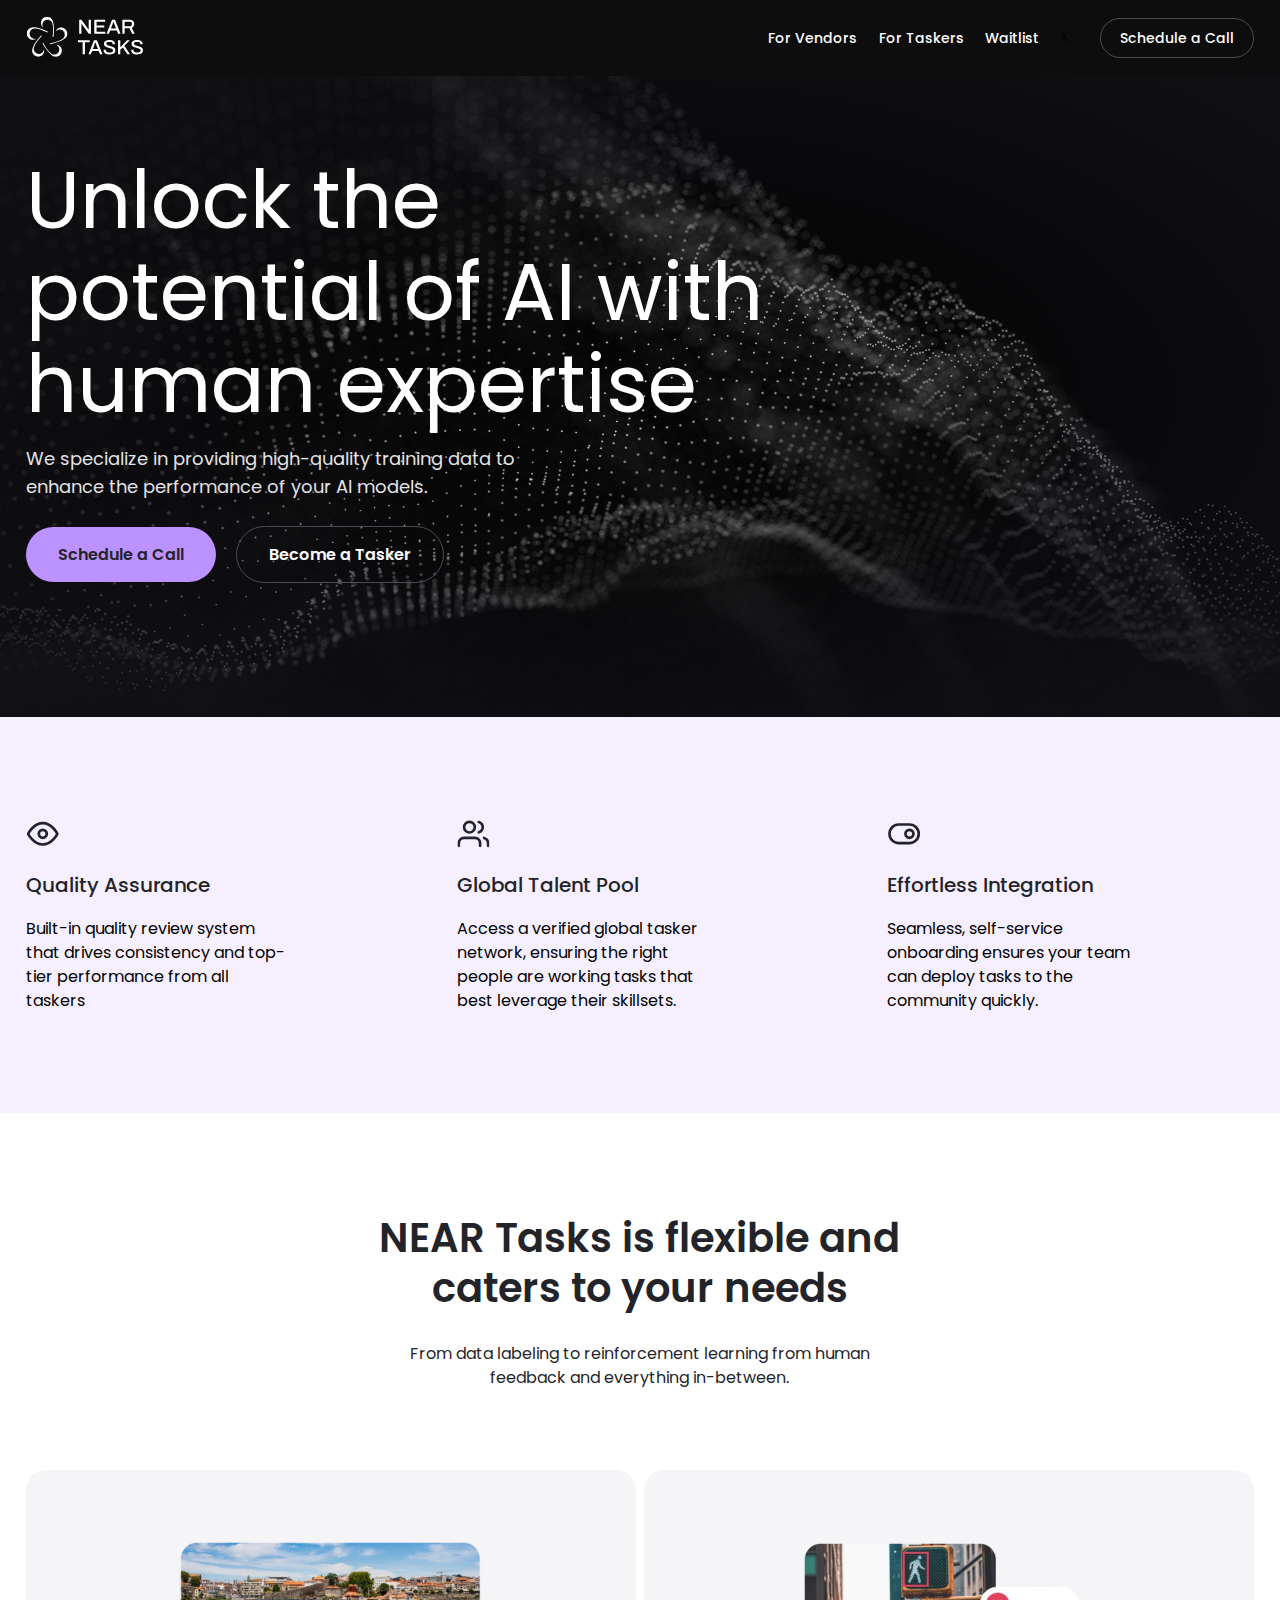
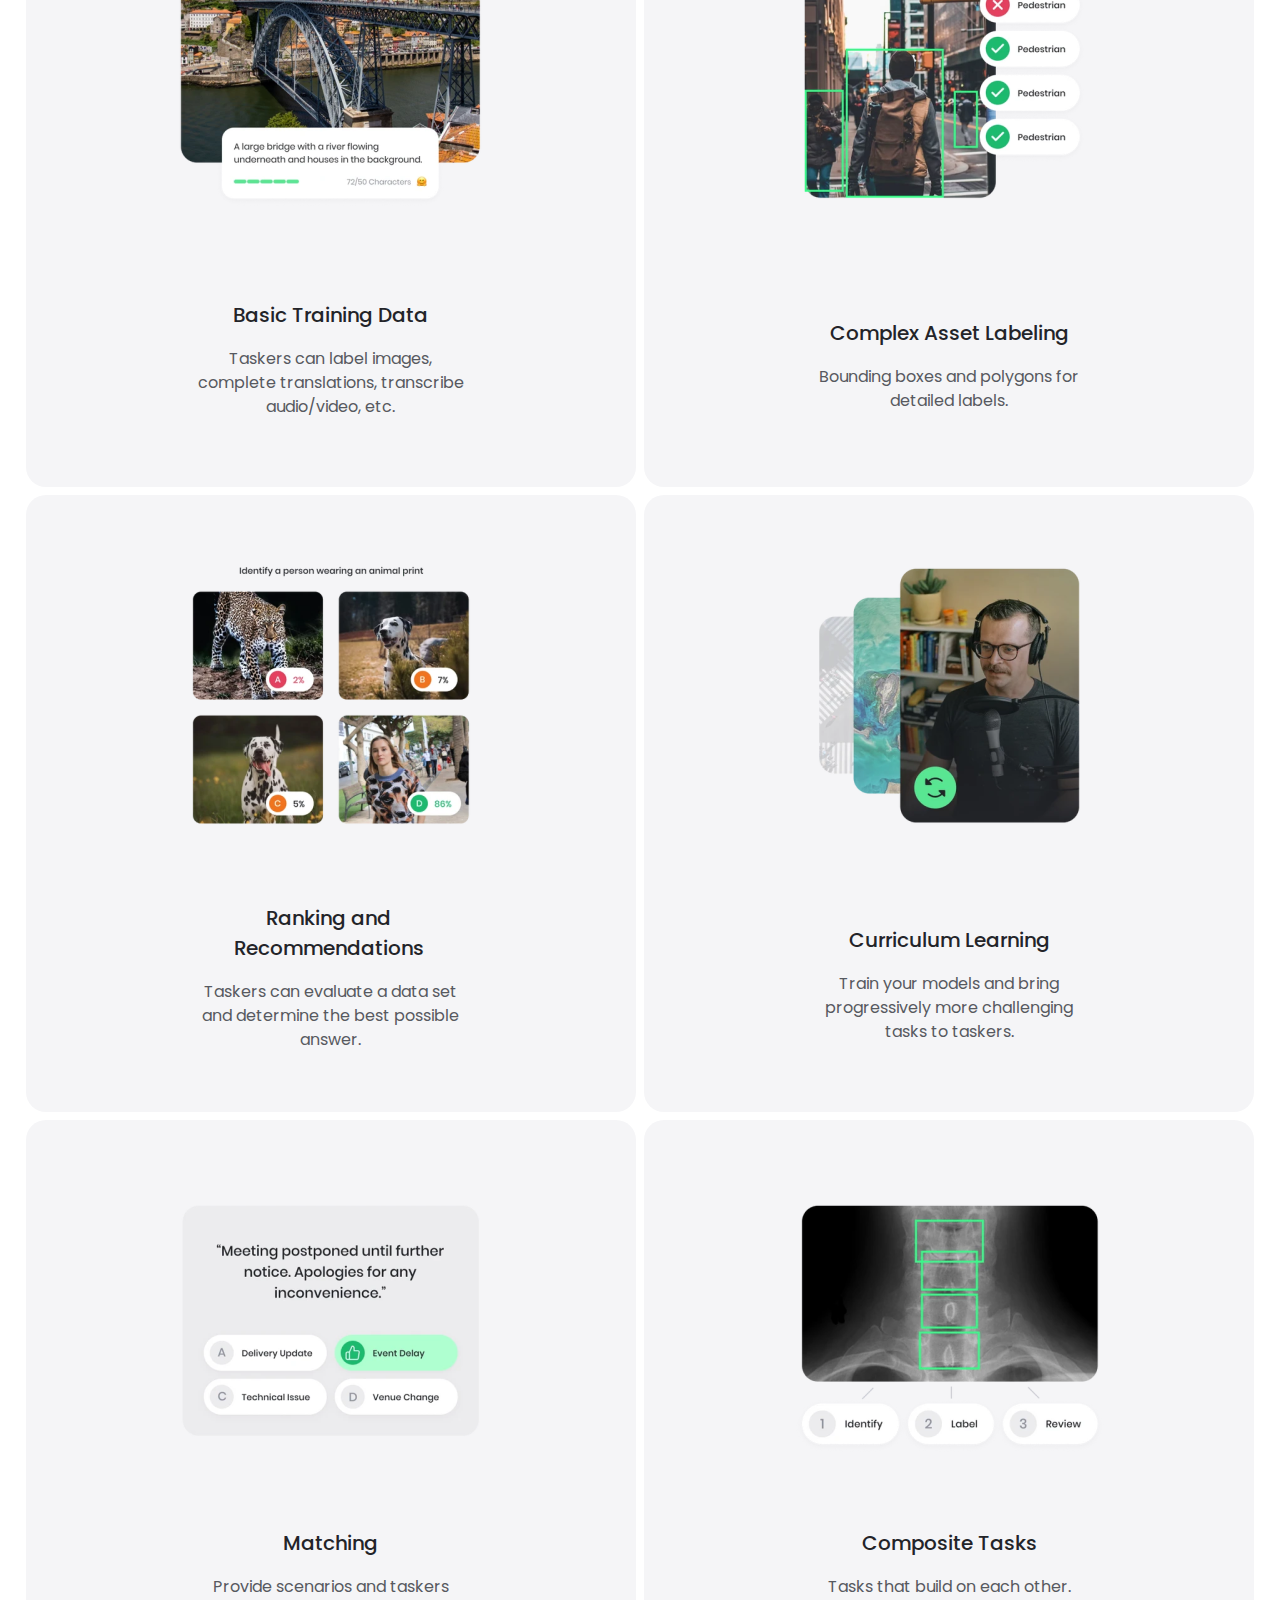
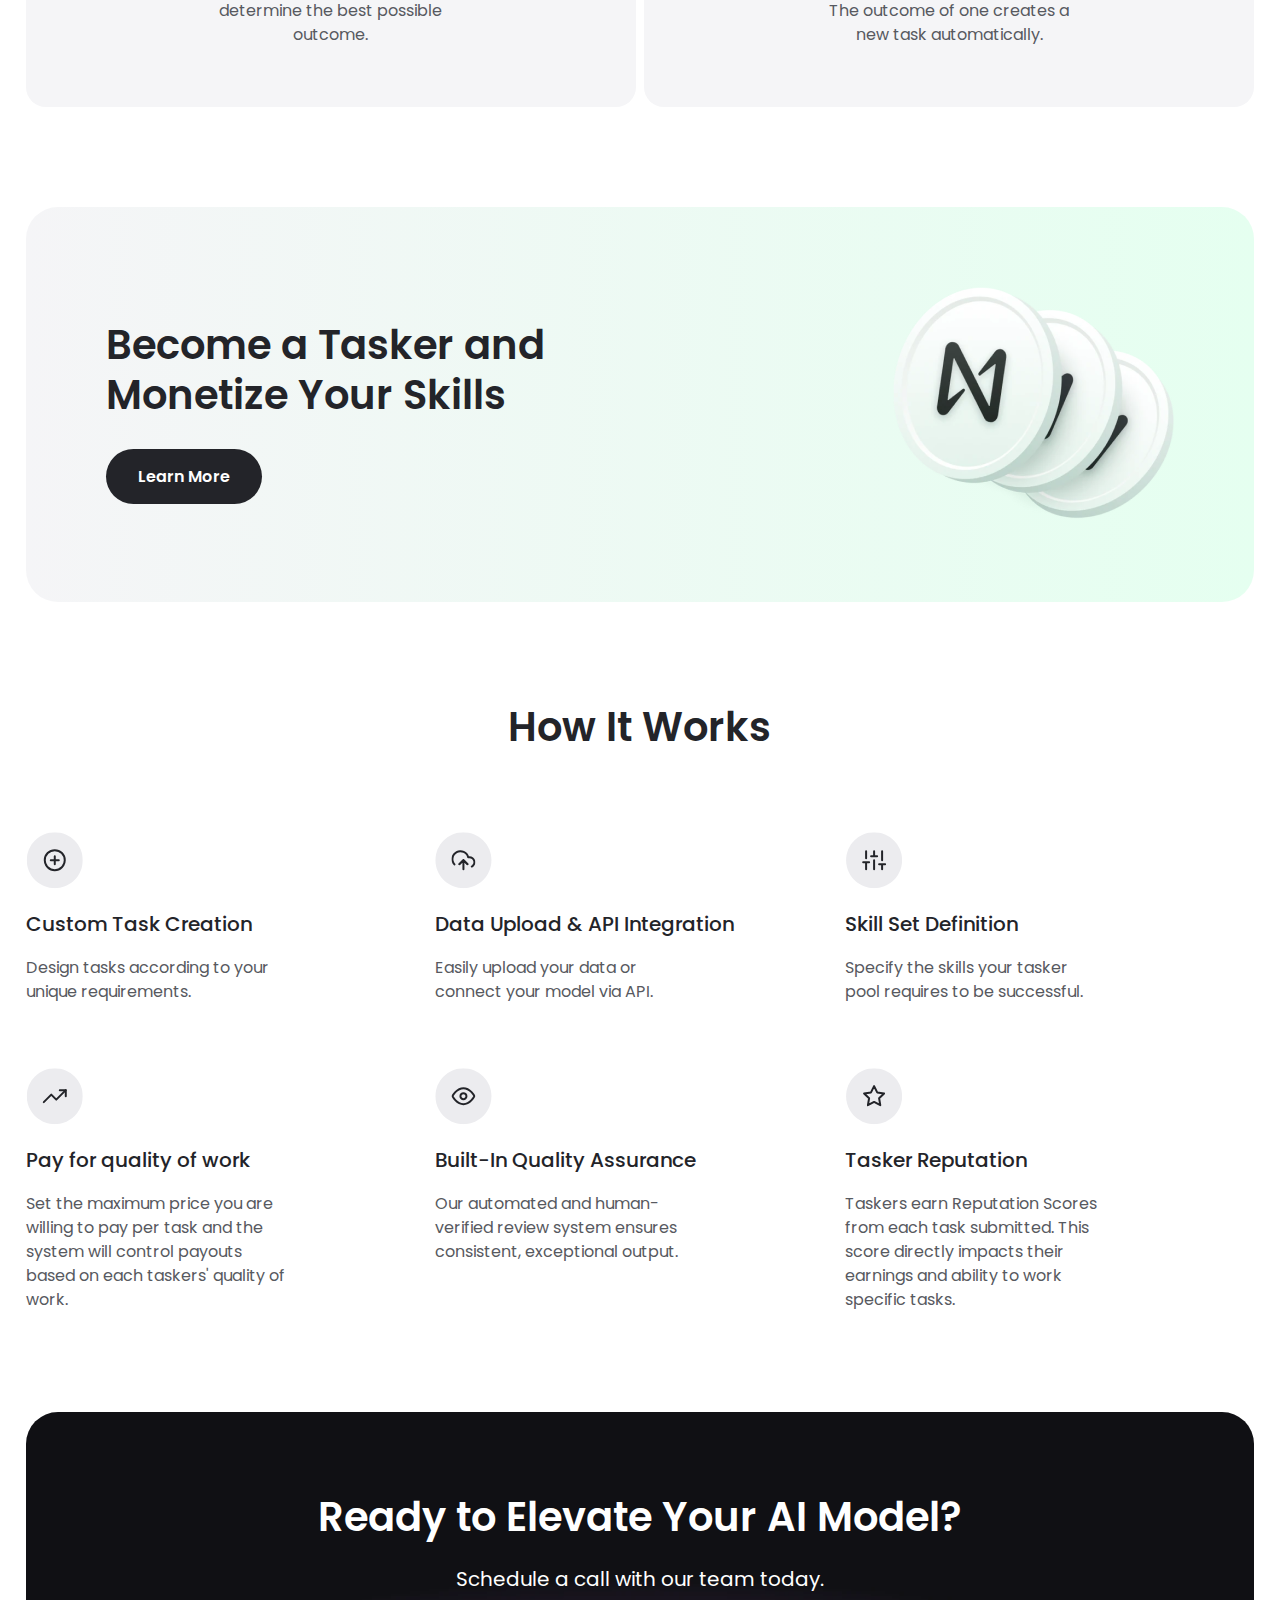
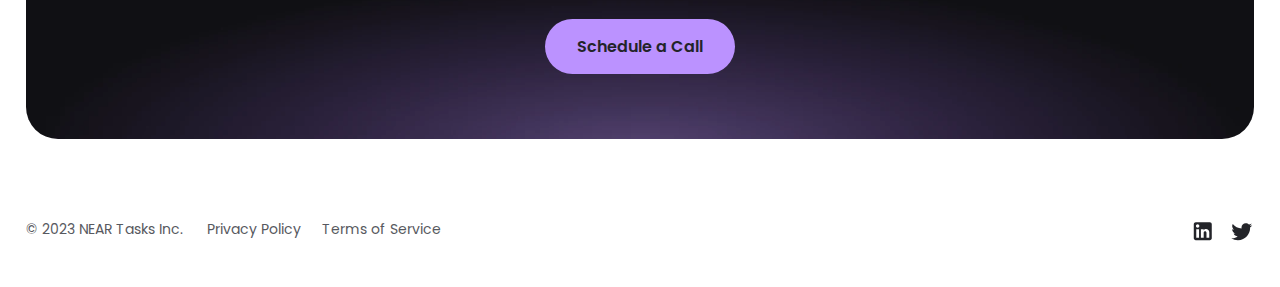
<file: final 2/index.html>
<!DOCTYPE html>
<html lang="en">
<head>
    <meta charset="UTF-8">
    <meta name="viewport" content="width=device-width, initial-scale=1.0">
    <title>Near</title>
    <link rel="preconnect" href="https://fonts.googleapis.com">
    <link rel="preconnect" href="https://fonts.gstatic.com" crossorigin>
    <link href="https://fonts.googleapis.com/css2?family=Inter&family=Manrope:wght@400;500&family=Poppins:wght@400;500;600&display=swap" rel="stylesheet">
    <link rel="stylesheet" href="scss/main.css">
</head>
<body>

    <div class="wrapper">

        <section class="head-container">

            <div class="background">
                <header class="center">
                    <div class="logo">
                        <a href="../final 2/index.html"><img src="images/logo.svg" alt="logo"></a>
                    </div>
                    <nav class="menu">
                        <ul>
                            <li><a href="../final 2/index.html">For Vendors</a></li>
                            <li><a href="../final 3/index.html">For Taskers</a></li>
                            <li><a href="../final 4/index.html">Waitlist</a></li>
                            <li class="close" id="close-btn">x</li>
                        </ul>
                        <div class="call-btn" id="cart-btn">
                            <a href="#">Schedule a Call</a>
                        </div>

                        <div class="cart-info" id="cart-box">
                            <form action="/" method="get">
                                <div>
                                    <input type="text" name="userName" placeholder="Your Name*">
                                </div>
    
                                <div>
                                    <input type="email" name="userEmail" placeholder="Your Email Address*">
                                </div>

                                <div>
                                    <input type="text" name="userName" placeholder="Company Website*">
                                </div>

                                <div>
                                    <textarea placeholder="Description" name="Info about the tasks you want to list on the platform">
                                    </textarea>
                                </div>
    
                                <button type="submit">Shedule Time</button>
                            </form>
                        </div>
                    </nav>
                    <span class="burger">
                        <i></i>
                        <i></i>
                        <i></i>
                    </span>
                </header>
            </div>
        </section>

        <section class="container-first">
            <div class="bg-image">
                <div class="center">
                <div class="title">
                <h1>Unlock the potential of AI with human expertise</h1>
                <p>We specialize in providing high-quality training data to 
                enhance the performance of your AI models.</p>
                </div>
                <div class="btns">
                    <div class="one-btn"><a href="#">Schedule a Call</a></div>
                    <div class="two-btn"><a href="../final 3/index.html">Become a Tasker</a></div>
                </div>
                </div>
            </div>

        </section>


        <section class="container-last">
            <div class="background">
                <div class="center">
                    <div class="content">
                    <div class="item">
                        <img src="images/eyes.svg" alt="eyes">
                        <h3>Quality Assurance</h3>
                        <h4>Built-in quality review system that drives 
                        consistency and top-tier performance from 
                        all taskers</h4>
                    </div>
                    <div class="item">
                        <img src="images/user.svg" alt="user">
                        <h3>Global Talent Pool</h3>
                        <h4>Access a verified global tasker network, 
                        ensuring the right people are working tasks 
                        that best leverage their skillsets.</h4>
                    </div>
                    <div class="item">
                        <img src="images/radio.svg" alt="radio">
                        <h3>Effortless Integration</h3>
                        <h4>Seamless, self-service onboarding ensures 
                        your team can deploy tasks to the 
                        community quickly.</h4>
                    </div>
                    </div>
                </div>
            </div>
        </section>

        <section class="container-third center">
            <div class="title">
                <h2>NEAR Tasks is flexible and 
                caters to your needs</h2>
                <p>From data labeling to reinforcement learning from human 
                feedback and everything in-between.</p>
            </div>
            
            <div class="cards">

                <div class="item one">
                    <div class="images">
                    <img src="images/item-1.png" alt="item-1">
                    </div>
                    <div class="info">
                    <h5>Basic Training Data</h5>
                    <p>Taskers can label images, complete translations, transcribe 
                    audio/video, etc.</p>
                    </div>
                </div>

                <div class="item two">
                    <div class="images">
                    <img src="images/item-2.png" alt="item-2">
                    </div>
                    <div class="info">
                    <h5>Complex Asset Labeling</h5>
                    <p>Bounding boxes and polygons for detailed labels.</p>
                    </div>
                </div>

                <div class="item three">
                    <div class="images">
                    <img src="images/item-3.png" alt="item-3">
                    </div>
                    <div class="info">
                    <h5>Ranking and Recommendations</h5>
                    <p>Taskers can evaluate a data set and determine the best possible 
                    answer.</p>
                    </div>
                </div>

                <div class="item four">
                    <div class="images">
                    <img src="images/item-4.png" alt="item-4">
                    </div>
                    <div class="info">
                    <h5>Curriculum Learning</h5>
                    <p>Train your models and bring progressively more challenging 
                    tasks to taskers.</p>
                    </div>
                </div>

                <div class="item five">
                    <div class="images">
                    <img src="images/item-5.png" alt="item-5">
                    </div>
                    <div class="info">
                    <h5>Matching</h5>
                    <p>Provide scenarios and taskers determine the best possible 
                    outcome.</p>
                    </div>
                </div>

                <div class="item six">
                    <div class="images">
                    <img src="images/item-6.png" alt="item-6">
                    </div>
                    <div class="info">
                    <h5>Composite Tasks</h5>
                    <p>Tasks that build on each other. The outcome of one creates a 
                    new task automatically.</p>
                    </div>
                </div>

            </div>

        </section>

        
        <section class="container-four center">
                <div class="content">
                    <div class="left">
                        <div class="title">
                        <h2>Become a Tasker and 
                        Monetize Your Skills</h2>
                        <div class="more-btn"><a href="../final 3/index.html">Learn More</a></div>
                        </div>
                    </div>
                    <div class="right">
                        <img src="images/coins.png" alt="coins">
                    </div>
                </div>

        </section>



        <section class="container-five center">
            <div class="title">
                <h2>How It Works</h2>
            </div>  

            <div class="cards">

                <div class="content">

                 <div class="item">
                    <img src="images/five-1.svg" alt="five-1">
                    <h3>Custom Task Creation</h3>
                    <p>Design tasks according to your unique 
                    requirements.</p>
                 </div>

                 <div class="item">
                    <img src="images/five-2.svg" alt="five-2">
                    <h3>Data Upload & API Integration</h3>
                    <p>Easily upload your data or connect your 
                    model via API.</p>
                 </div>

                 <div class="item">
                    <img src="images/five-3.svg" alt="five-3">
                    <h3>Skill Set Definition</h3>
                    <p>Specify the skills your tasker pool requires to 
                    be successful.</p>
                 </div>

                 <div class="item">
                    <img src="images/five-4.svg" alt="five-4">
                    <h3>Pay for quality of work</h3>
                    <p>Set the maximum price you are willing to 
                    pay per task and the system will control 
                    payouts based on each taskers' quality of 
                    work.</p>
                 </div>

                 <div class="item">
                    <img src="images/five-5.svg" alt="five-5">
                    <h3>Built-In Quality Assurance</h3>
                    <p>Our automated and human-verified review 
                    system ensures consistent, exceptional 
                    output.</p>
                 </div>

                 <div class="item">
                    <img src="images/five-6.svg" alt="five-6">
                    <h3>Tasker Reputation</h3>
                    <p>Taskers earn Reputation Scores from each 
                    task submitted. This score directly impacts 
                    their earnings and ability to work specific 
                    tasks.</p>
                 </div>
                </div>

            </div>
        </section>


        <section class="container-six center">
            <div class="content">
                <h2>Ready to Elevate Your AI Model?</h2>
                <p>Schedule a call with our team today.</p>
                <div class="call-btn"><a href="#">Schedule a Call</a></div>
            </div>
        </section>


        <section class="container-seven center">
            <div class="content">
                <div class="left">
                    <nav class="menu">
                        <p>&#169 2023 NEAR Tasks Inc.</p>
                        <ul>
                            <li><a href="https://policies.google.com/privacy?hl=en-US">Privacy Policy</a></li>
                            <li><a href="https://policies.google.com/privacy?hl=en-US">Terms of Service</a></li>
                        </ul>
                    </nav>
                </div>

                <div class="right">
                    <a href="https://www.linkedin.com/company/theprotocol/"><img src="images/linkedin.svg" alt="linkedin"></a>
                    <a href="https://twitter.com/near_tasks"><img src="images/twiter.svg" alt="ywiter"></a>
                </div>

            </div>
        </section>



    </div>

    <script src="js/script.js"></script>
    
</body>
</html>
</file>
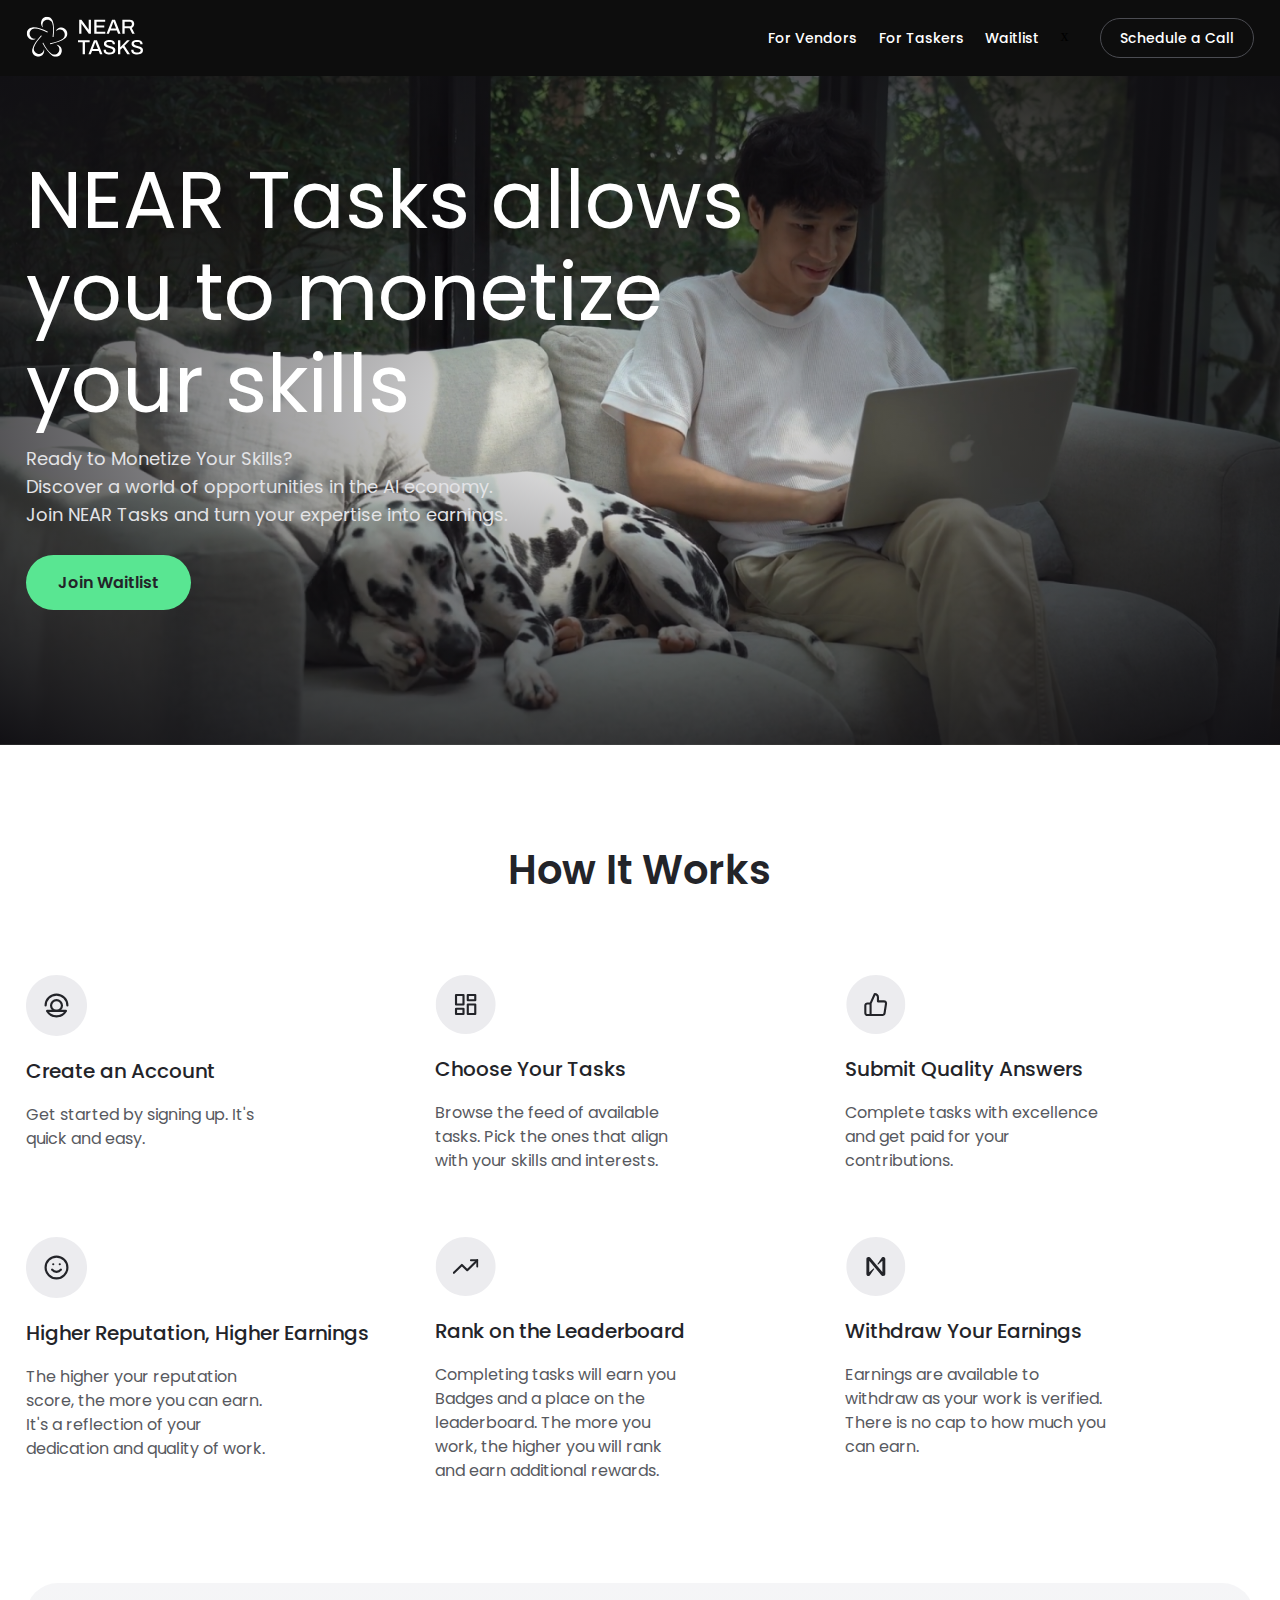
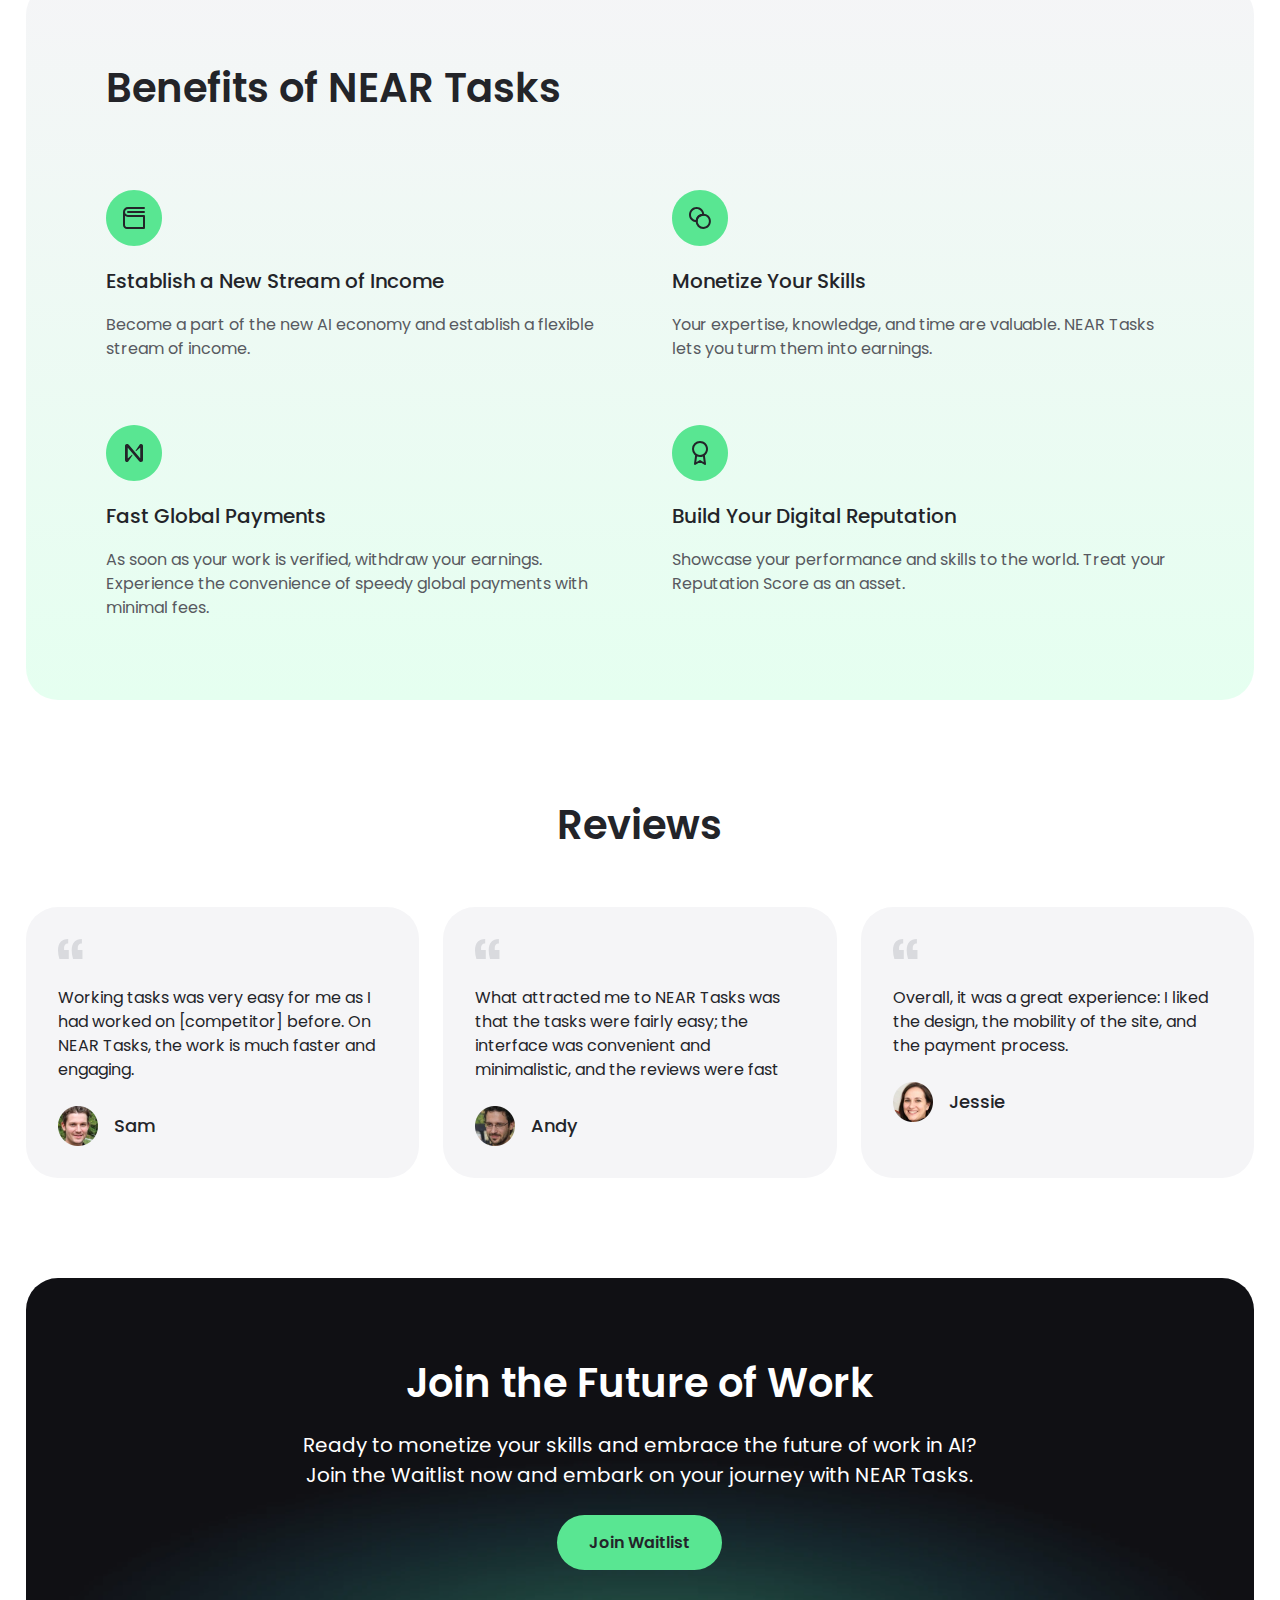
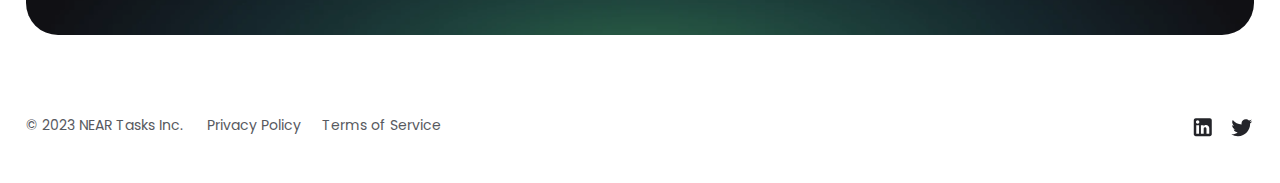
<file: final 3/index.html>
<!DOCTYPE html>
<html lang="en">
<head>
    <meta charset="UTF-8">
    <meta name="viewport" content="width=device-width, initial-scale=1.0">
    <title>Near-2</title>
    <link rel="preconnect" href="https://fonts.googleapis.com">
    <link rel="preconnect" href="https://fonts.gstatic.com" crossorigin>
    <link href="https://fonts.googleapis.com/css2?family=Inter&family=Manrope:wght@400;500&family=Poppins:wght@400;500;600&display=swap" rel="stylesheet">
    <link rel="stylesheet" href="scss/main.css">
</head>
<body>

    <div class="wrapper">

        <section class="head-container">

            <div class="background">
                <header class="center">
                    <div class="logo">
                        <a href="../final 2/index.html"><img src="images/logo.svg" alt="logo"></a>
                    </div>
                    <nav class="menu">
                        <ul>
                            <li><a href="../final 2/index.html">For Vendors</a></li>
                            <li><a href="../final 3/index.html">For Taskers</a></li>
                            <li><a href="../final 4/index.html">Waitlist</a></li>
                            <li class="close" id="close-btn">x</li>
                        </ul>
                        <div class="call-btn" id="cart-btn">
                            <a href="#">Schedule a Call</a>
                        </div>

                        <div class="cart-info" id="cart-box">
                            <form action="/" method="get">
                                <div>
                                    <input type="text" name="userName" placeholder="Your Name*">
                                </div>
    
                                <div>
                                    <input type="email" name="userEmail" placeholder="Your Email Address*">
                                </div>

                                <div>
                                    <input type="text" name="userName" placeholder="Company Website*">
                                </div>

                                <div>
                                    <textarea placeholder="Description" name="Info about the tasks you want to list on the platform">
                                    </textarea>
                                </div>
    
                                <button type="submit">Shedule Time</button>
                            </form>
                        </div>
                    </nav>
                    <span class="burger">
                        <i></i>
                        <i></i>
                        <i></i>
                    </span>
                </header>
            </div>
        </section>

        <section class="container-first">
            <div class="bg-image">
                <div class="center">
                <div class="title">
                <h1>NEAR Tasks allows you to monetize your skills</h1>
                <p>Ready to Monetize Your Skills?<br>
                    Discover a world of opportunities in the AI economy.<br>
                    Join NEAR Tasks and turn your expertise into earnings.</p>
                </div>
                <div class="btns">
                    <div class="one-btn"><a href="../final 4/index.html">Join Waitlist</a></div>
                </div>
                </div>
            </div>

        </section>


        <section class="container-five center">
            <div class="title">
                <h2>How It Works</h2>
            </div>  

            <div class="cards">

                <div class="content">

                 <div class="item">
                    <img src="images/five-1.svg" alt="five-1">
                    <h3>Create an Account</h3>
                    <p>Get started by signing up. It's quick and 
                    easy.</p>
                 </div>

                 <div class="item">
                    <img src="images/five-2.svg" alt="five-2">
                    <h3>Choose Your Tasks</h3>
                    <p>Browse the feed of available tasks. Pick the 
                    ones that align with your skills and interests.</p>
                 </div>

                 <div class="item">
                    <img src="images/five-3.svg" alt="five-3">
                    <h3>Submit Quality Answers</h3>
                    <p>Complete tasks with excellence and get 
                        paid for your contributions.</p>
                 </div>

                 <div class="item">
                    <img src="images/five-4.svg" alt="five-4">
                    <h3>Higher Reputation, Higher Earnings</h3>
                    <p>The higher your reputation score, the more 
                    you can earn. It's a reflection of your 
                    dedication and quality of work.</p>
                 </div>

                 <div class="item">
                    <img src="images/five-5.svg" alt="five-5">
                    <h3>Rank on the Leaderboard</h3>
                    <p>Completing tasks will earn you Badges and 
                    a place on the leaderboard. The more you 
                    work, the higher you will rank and earn 
                    additional rewards.</p>
                 </div>

                 <div class="item">
                    <img src="images/five-6.svg" alt="five-6">
                    <h3>Withdraw Your Earnings</h3>
                    <p>Earnings are available to withdraw as your 
                    work is verified. There is no cap to how much 
                    you can earn.</p>
                 </div>
                </div>

            </div>
        </section>


        <section class="container-four center">
            <div class="content">
                    <h2>Benefits of NEAR Tasks</h2>
                    <div class="cards">
                    <div class="item">
                        <img src="images/four-1.svg" alt="four-1">
                        <h4>Establish a New Stream of Income</h4>
                        <p>Become a part of the new AI economy and establish a 
                        flexible stream of income.</p>
                    </div>
                    <div class="item">
                        <img src="images/four-2.svg" alt="four-2">
                        <h4>Monetize Your Skills</h4>
                        <p>Your expertise, knowledge, and time are valuable. NEAR Tasks 
                        lets you turm them into earnings.</p>
                    </div>
                    <div class="item">
                        <img src="images/four-3.svg" alt="four-3">
                        <h4>Fast Global Payments</h4>
                        <p>As soon as your work is verified, withdraw your earnings. 
                        Experience the convenience of speedy global payments with 
                        minimal fees.</p>
                    </div>
                    <div class="item">
                        <img src="images/four-4.svg" alt="four-4">
                        <h4>Build Your Digital Reputation</h4>
                        <p>Showcase your performance and skills to the world. Treat 
                        your Reputation Score as an asset.</p>
                    </div>
                    </div>
            </div>

        </section>


        <section class="container-reviews center">
            <div class="content">
                <h2>Reviews</h2>
                <div class="cards">

                    <div class="item">
                        <img src="images/Reviews-0.svg" alt="Reviews-0">
                        <h3>Working tasks was very easy for me as I 
                        had worked on [competitor] before. On 
                        NEAR Tasks, the work is much faster and 
                        engaging.</h3>
                        <div class="user">
                            <img src="images/Reviews-1.png" alt="Reviews-1">
                            <p>Sam</p>
                        </div>
                    </div>

                    <div class="item">
                        <img src="images/Reviews-0.svg" alt="Reviews-0">
                        <h3>What attracted me to NEAR Tasks was 
                        that the tasks were fairly easy; the 
                        interface was convenient and 
                        minimalistic, and the reviews were fast</h3>
                        <div class="user">
                            <img src="images/Reviews-2.png" alt="Reviews-2">
                            <p>Andy</p>
                        </div>
                    </div>

                    <div class="item">
                        <img src="images/Reviews-0.svg" alt="Reviews-0">
                        <h3>Overall, it was a great experience: I liked 
                        the design, the mobility of the site, and 
                        the payment process.</h3>
                        <div class="user">
                            <img src="images/Reviews-3.png" alt="Reviews-3">
                            <p>Jessie</p>
                        </div>
                    </div>

                </div>
            </div>
        </section>


        <section class="container-six center">
            <div class="content">
                <h2>Join the Future of Work</h2>
                <p>Ready to monetize your skills and embrace the future
                of work in AI? Join the Waitlist now and embark on 
                your journey with NEAR Tasks.</p>
                <div class="call-btn">
                    <a href="#">Join Waitlist</a>
                </div>
            </div>
        </section>


        <section class="container-seven center">
            <div class="content">
                <div class="left">
                    <nav class="menu">
                        <p>&#169 2023 NEAR Tasks Inc.</p>
                        <ul>
                            <li><a href="https://policies.google.com/privacy?hl=en-US">Privacy Policy</a></li>
                            <li><a href="https://policies.google.com/privacy?hl=en-US">Terms of Service</a></li>
                        </ul>
                    </nav>
                </div>

                <div class="right">
                    <a href="https://www.linkedin.com/company/theprotocol/"><img src="images/linkedin.svg" alt="linkedin"></a>
                    <a href="https://twitter.com/near_tasks"><img src="images/twiter.svg" alt="ywiter"></a>
                </div>

            </div>
        </section>



    </div>

    <script src="js/script.js"></script>
    
</body>
</html>
</file>
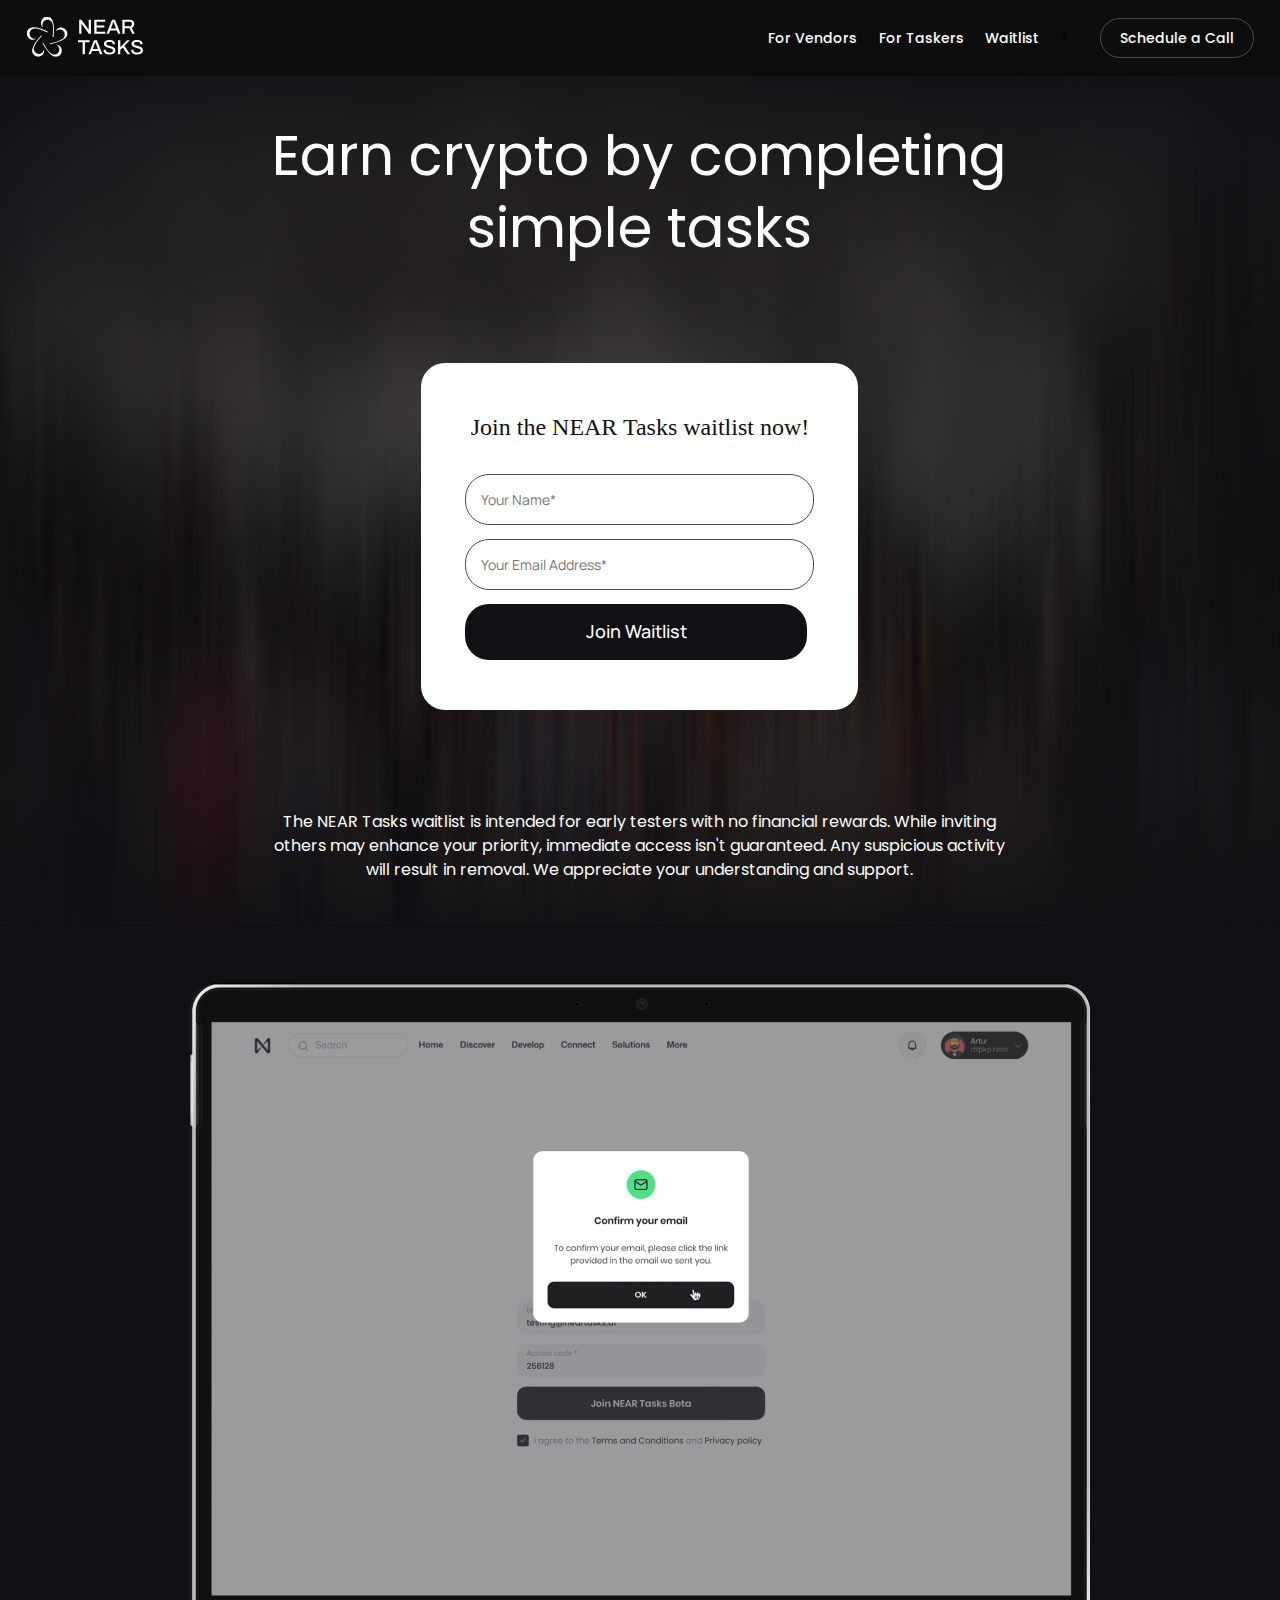
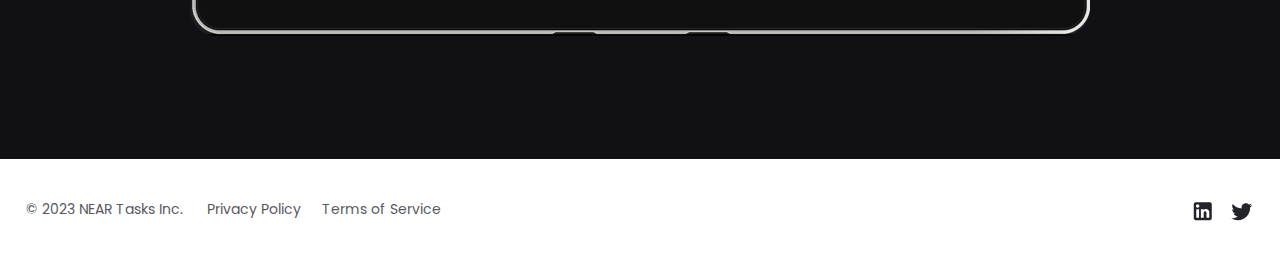
<file: final 4/index.html>
<!DOCTYPE html>
<html lang="en">
<head>
    <meta charset="UTF-8">
    <meta name="viewport" content="width=device-width, initial-scale=1.0">
    <title>Near-4</title>
    <link rel="preconnect" href="https://fonts.googleapis.com">
    <link rel="preconnect" href="https://fonts.gstatic.com" crossorigin>
    <link href="https://fonts.googleapis.com/css2?family=Inter&family=Manrope:wght@400;500&family=Poppins:wght@400;500;600&display=swap" rel="stylesheet">
    <link rel="stylesheet" href="scss/main.css">

</head>
<body>

    <div class="wrapper">

        <section class="head-container">

            <div class="background">
                <header class="center">
                    <div class="logo">
                        <a href="../final 3/index.html"><img src="images/logo.svg" alt="logo"></a>
                    </div>
                    <nav class="menu">
                        <ul>
                            <li><a href="../final 2/index.html">For Vendors</a></li>
                            <li><a href="../final 3/index.html">For Taskers</a></li>
                            <li><a href="../final 4/index.html">Waitlist</a></li>
                            <li class="close" id="close-btn">x</li>
                        </ul>

                        <div class="call-btn" id="cart-btn">
                            <a href="#">Schedule a Call</a>
                        </div>

                        <div class="cart-info" id="cart-box">
                            <form action="/" method="get">
                                <div>
                                    <input type="text" name="userName" placeholder="Your Name*">
                                </div>
    
                                <div>
                                    <input type="email" name="userEmail" placeholder="Your Email Address*">
                                </div>

                                <div>
                                    <input type="text" name="userName" placeholder="Company Website*">
                                </div>

                                <div>
                                    <textarea placeholder="Description" name="Info about the tasks you want to list on the platform">
                                    </textarea>
                                </div>
    
                                <button type="submit">Shedule Time</button>
                            </form>
                        </div>
                            

                    </nav>
                    <span class="burger">
                        <i></i>
                        <i></i>
                        <i></i>
                    </span>
                </header>
            </div>
        </section>

        <section class="container-first">
            <div class="bg-image">
                <div class="center">

                    <div class="title">
                        <h1>Earn crypto by completing simple tasks</h1>
                    </div>

                    <div class="info">
                        <h4>Join the NEAR Tasks waitlist now!</h4>

                        <form action="/" method="get">
                            <div>
                                <input type="text" name="userName" placeholder="Your Name*">
                            </div>

                            <div>
                                <input type="email" name="userEmail" placeholder="Your Email Address*">
                            </div>

                            <button type="submit">Join Waitlist</button>
                        </form>
                    </div>

                    <div class="text">
                        <p>The NEAR Tasks waitlist is intended for early testers with no financial rewards. While
                            inviting others may enhance your priority, immediate access isn't guaranteed. Any 
                            suspicious activity will result in removal. We appreciate your understanding and support.</p>
                    </div>

                </div>
            </div>

        </section>

        <section class="container-last">
            <div class="background">
                <div class="center">
                <img src="images/ekran.png" alt="ekran">
                </div>
            </div>
        </section>


        <section class="container-seven center">
             <div class="content">
                <div class="left">
                    <nav class="menu">
                        <p>&#169 2023 NEAR Tasks Inc.</p>
                        <ul>
                            <li><a href="https://policies.google.com/privacy?hl=en-US">Privacy Policy</a></li>
                            <li><a href="https://policies.google.com/privacy?hl=en-US">Terms of Service</a></li>
                        </ul>
                    </nav>
                </div>

                <div class="right">
                    <a href="https://www.linkedin.com/company/theprotocol/"><img src="images/linkedin.svg" alt="linkedin"></a>
                    <a href="https://twitter.com/near_tasks"><img src="images/twiter.svg" alt="ywiter"></a>
                </div>

             </div>
        </section>
    </div>

    <script src="js/script.js"></script>
    
</body>
</html>
</file>
<file: final 2/scss/main.css>
/*# sourceMappingURL=main.css.map */
html, body, div, span, applet, object, iframe,
h1, h2, h3, h4, h5, h6, p, blockquote, pre,
a, abbr, acronym, address, big, cite, code,
del, dfn, em, img, ins, kbd, q, s, samp,
small, strike, strong, sub, sup, tt, var,
b, u, i, center,
dl, dt, dd, ol, ul, li,
fieldset, form, label, legend,
table, caption, tbody, tfoot, thead, tr, th, td,
article, aside, canvas, details, embed, 
figure, figcaption, footer, header, hgroup, 
menu, nav, output, ruby, section, summary,
time, mark, audio, video {
	margin: 0;
	padding: 0;
	border: 0;
	font-size: 100%;
	font: inherit;
	vertical-align: baseline;
}
/* HTML5 display-role reset for older browsers */
article, aside, details, figcaption, figure, 
footer, header, hgroup, menu, nav, section {
	display: block;
}
body {
	line-height: 1;
}
ol, ul {
	list-style: none;
}
blockquote, q {
	quotes: none;
}
blockquote:before, blockquote:after,
q:before, q:after {
	content: '';
	content: none;
}
table {
	border-collapse: collapse;
	border-spacing: 0;
}

/***************************/

.wrapper{
    max-width: 1440px;
    width: 100%;
    margin: 0 auto;
}

.center {
	max-width: 1280px;
	width: 100%;
	margin: 0 auto;
}

/*head container*/

.head-container .background .center .burger{
    display: none;
}

@media only screen and (max-width: 768px) {
    .head-container .background .center .burger{
        display: block;
        height: 20px;
        padding-top: 6px;
    }
  }
  @media only screen and (max-width: 768px) {
    .head-container .background .center .burger i{
        display: block;
        width: 38px;
        margin: 6px 0;
        height: 3px;
        background: #fff;
    }
  }

  @media only screen and (max-width: 768px) {
    .head-container .background .center .menu.menu-show ul{
        display: flex;
        flex-direction: column;
        gap: 20px;
        text-align: center;
        width: 100%;
    }
  }

  @media only screen and (max-width: 768px) {
    .head-container .background .center .menu.menu-show{
        margin-top: 100px;
        display: flex;
        padding-bottom: 40px;
        flex-direction: column;
        gap: 40px;
        margin-right: 60px;
    }
  }

  @media only screen and (max-width: 425px) {
    .head-container .background .center .menu.menu-show{
        margin-top: 100px;
        display: flex;
        padding-bottom: 20px;
        flex-direction: column;
        gap: 10px;
        margin-right: 60px;
    }
  }

  @media only screen and (max-width: 425px) {
    .head-container .background .center .menu.menu-show .call-btn a{
        font-size: 10px;
        padding: 5px 5px;
    }
  }

.head-container .background{
    background-color: rgba(0, 0, 0, 0.95);
}

.head-container .background .center{
    display: flex;
    justify-content: space-between;
    padding-top: 16px;
    padding-bottom: 16px;
}

@media only screen and (max-width: 1300px) {
    .head-container .background .center{
        width: 96%;
    }
  }

  @media only screen and (max-width: 1024px) {
    .head-container .background .center{
        width: 96%;
    }
  }

  @media only screen and (max-width: 768px) {
    .head-container .background .center{
        width: 96%;
    }
  }

  @media only screen and (max-width: 425px) {
    .head-container .background .center{
        width: 96%;
    }
  }

.head-container .background .center .menu{
    display: flex;
    justify-content: space-between;
    gap: 32px;
    justify-content: center;
    align-items: center;
}

@media only screen and (max-width: 768px) {
    .head-container .background .center .menu{
        display: none;
    }
  }


.head-container .background .center .menu ul{
    display: flex;
    justify-content: space-between;
    width: 300px;
}

.head-container .background .center .menu ul li a{
    font-family: 'Poppins';
    font-size: 14px;
    font-weight: 500;
    line-height: 150%;
    color: #fff;
    text-decoration: none;
}

.head-container .background .center .menu ul li a:hover{
    color: #59e692;
}

.head-container .background .center .menu .call-btn a{
    font-family: 'Poppins';
    font-size: 14px;
    font-weight: 500;
    line-height: 150%;
    color: #fff;
    padding: 9px 19px;
    border-radius: 100px;
    border: 1px solid #4B4C52;
    text-decoration: none;
    transition: 0.8s;
}

.head-container .background .center .menu .call-btn a:hover{
    background-color: #fff;
    color: #111;
}

.head-container .background .center .menu .cart-info{
  position: fixed;
  top: 76px;
  opacity: 0;
  background: #fff;
  display: flex;
  justify-content: flex-start;
  transition: 0.8s;
  padding: 150px 88px 150px 88px;
  border-radius: 24px;
  margin-right: 50%;
}

@media only screen and (max-width: 1024px) {
  .head-container .background .center .menu .cart-info {
    padding: 120px 40px 120px 40px;
    top: 340px;
    margin-right: 0;
    margin-right: 34%;
  }
}

  @media only screen and (max-width: 768px) {
    .head-container .background .center .menu .cart-info {
      padding: 120px 20px 120px 20px;
      top: 340px;
      margin-right: 5%;
    }
}
.head-container .background .center .menu .cart-info form input{
  padding: 15px 160px 15px 15px;
  font-family: 'Manrope';
  font-size: 14px;
  font-weight: 400;
  line-height: normal;
  color: #373A3E;
  border-radius: 24px;
  border: 1px solid #4B4C52;
  background: rgba(255, 255, 255, 0.11);
  margin-bottom: 14px;
}

.head-container .background .center .menu .cart-info form textarea{
  width: 336px;
  height: 60px;
  border-radius: 24px;
  margin-bottom: 14px;
}

.head-container .background .center .menu .cart-info form button{
    width: 342px;
    padding-top: 15px;
    padding-bottom: 15px;
    background-color: #e3790f;
    color: #FFFFFF;
    border: none;
    border-radius: 24px;
    font-family: 'Manrope';
    font-size: 18px;
    font-weight: 500;
    line-height: 142%;
    transition: 0.8s;
}

.head-container .background .center .menu .cart-info form button:hover{
  background-color: #59e692;
    color: #373A3E;
}


.head-container .background .center .menu .cart-info.cart-show {
  position: absolute;
  opacity: 1;
}

/*first container*/

.container-first .bg-image{
    background: radial-gradient(70.71% 70.71% at 50% 50%, rgba(17, 16, 20, 0.00) 0%, #111014 100%), url(../images/bg.jpg);
    height: 100%;
	width: 100%;
    background-repeat: no-repeat;
	background-size: cover;
	background-position: center;
    ;
}

.container-first .bg-image .center{
    padding-top: 78px;
    padding-bottom: 150px;
}

@media only screen and (max-width: 1300px) {
    .container-first .bg-image .center{
        width: 96%;
    }
  }


  @media only screen and (max-width: 1024px) {
    .container-first .bg-image .center{
        width: 96%;
    }
  }

@media only screen and (max-width: 768px) {
    .container-first .bg-image .center{
        padding-top: 78px;
        padding-bottom: 100px;
        width: 96%;
    }
  }

  @media only screen and (max-width: 425px) {
    .container-first .bg-image .center{
        width: 96%;
        padding-top: 40px;
        padding-bottom: 70px;
    }
  }




@media only screen and (max-width: 768px) {
    .container-first .bg-image .center .title{
        display: grid;
        justify-content: center;
    }
  }

.container-first .bg-image .center .title h1{
    font-family: 'Poppins';
    font-size: 80px;
    font-weight: 400;
    line-height: 115%;
    color: #fff;
    margin-bottom: 15px;
    width: 760px;
}
@media only screen and (max-width: 1024px) {
    .container-first .bg-image .center .title h1{
        font-size: 48px;
        width: 100%;
        margin-bottom: 22px;
        margin-left: 0;
    }
  }

  @media only screen and (max-width: 768px) {
    .container-first .bg-image .center .title h1{
        font-size: 48px;
        width: 100%;
    }
  }

  @media only screen and (max-width: 425px) {
    .container-first .bg-image .center .title h1{
        font-size: 36px;
        width: 100%;
    }
  }


.container-first .bg-image .center .title p{
    font-family: 'Poppins';
    font-size: 18px;
    font-style: normal;
    font-weight: 400;
    line-height: 155%;
    width: 498px;
    color: #E3E3E6;
    margin-bottom: 42px;
}
@media only screen and (max-width: 1024px) {
    .container-first .bg-image .center .title p{
        font-size: 16px;
        width: 60%;
        margin-bottom: 48px;
    }
  }

@media only screen and (max-width: 768px) {
    .container-first .bg-image .center .title p{
        font-size: 16px;
        width: 100%;
    }
  }

  @media only screen and (max-width: 425px) {
    .container-first .bg-image .center .title p{
        font-size: 13px;
        margin-bottom: 70px;
    }
  }

.container-first .bg-image .center .btns{
    display: flex;
    justify-content: space-between;
    width: 418px;
}

@media only screen and (max-width: 1300px) {
    .container-first .bg-image .center .btns{
        margin-left: 0;
    }
  }

@media only screen and (max-width: 1024px) {
    .container-first .bg-image .center .btns{
        display: flex;
        flex-direction: column;
        gap: 40px;
        width: 100%;
    }
  }


.container-first .bg-image .center .btns .one-btn a{
    font-family: 'Poppins';
    font-size: 16px;
    font-weight: 600;
    line-height: 150%;
    padding: 16px 32px;
    color: #232429;
    text-decoration: none;
    border-radius: 100px;
    background: #BB92FF;
    transition: 0.8s;
}

@media only screen and (max-width: 1024px) {
    .container-first .bg-image .center .btns .one-btn a{
        font-size: 14px;
        padding: 16px 314px;
    }
  }

  @media only screen and (max-width: 768px) {
    .container-first .bg-image .center .btns .one-btn a{
        padding: 16px 149px;
    }
  }

  @media only screen and (max-width: 425px) {
    .container-first .bg-image .center .btns .one-btn a{
        padding: 16px 96px;
    }
  }

.container-first .bg-image .center .btns .one-btn a:hover{
    background-color: #d0b9f4;
    color: #232429;
}

.container-first .bg-image .center .btns .two-btn a{
    font-family: 'Poppins';
    font-size: 16px;
    font-weight: 600;
    line-height: 150%;
    padding: 16px 32px;
    color: #fff;
    text-decoration: none;
    border-radius: 100px;
    border: 1px solid #4B4C52;
    transition: 0.8s;
}

@media only screen and (max-width: 1024px) {
    .container-first .bg-image .center .btns .two-btn a{
        font-size: 14px;
        padding: 16px 307px;
    }
  }

  @media only screen and (max-width: 768px) {
    .container-first .bg-image .center .btns .two-btn a{
        padding: 16px 142px;
    }
  }

  @media only screen and (max-width: 425px) {
    .container-first .bg-image .center .btns .two-btn a{
        padding: 16px 90px;
    }
  }

.container-first .bg-image .center .btns .two-btn a:hover{
    background-color: #fff;
    color: #111;
}


/*last container*/

.container-last .background{
    background-color: #F5EFFF;
}


.container-last .background .center .content{
    display: grid;
    grid-template-columns: 1fr 1fr 1fr;
    column-gap: 64px;
    padding-top: 100px;
    padding-bottom: 100px;
}

@media only screen and (max-width: 768px) {
    .container-last .background .center .content{
        grid-template-columns: 1fr;
        grid-template-rows: 1fr 1fr 1fr;
        row-gap: 60px;
        padding-top: 70px;
        padding-bottom: 70px;
    }
  }

  @media only screen and (max-width: 768px) {
    .container-last .background .center .content .item{
        display: grid;
        justify-content: center;
    }
  }

.container-last .background .center .content .item h3{
    font-family: 'Poppins';
    font-size: 20px;
    font-weight: 500;
    line-height: 150%;
    margin-top: 17px;
    margin-bottom: 17px;
    color: #232429;
}

@media only screen and (max-width: 1024px) {
    .container-last .background .center .content .item h3{
        font-size: 18px;
    }
  }

.container-last .background .center .content .item h4{
    font-family: 'Poppins';
    font-size: 16px;
    font-weight: 400;
    line-height: 150%;
    width: 348px;
}
@media only screen and (max-width: 1300px) {
    .container-last .background .center .content .item h4{
      width: 260px;
    }
  }

  @media only screen and (max-width: 1024px) {
    .container-last .background .center .content .item h4{
        font-size: 14px;
        width: 200px;
    }
  }

  @media only screen and (max-width: 768px) {
    .container-last .background .center .content .item h4{
        width: 100%;
    }
  }

  @media only screen and (max-width: 1300px) {
    .container-last .background .center{
        width: 96%;
    }
  }

  @media only screen and (max-width: 1024px) {
    .container-last .background .center{
        width: 96%;
    }
  }



/*third container*/

.container-third{
    padding-top: 100px;
    padding-bottom: 100px;
}

@media only screen and (max-width: 1300px) {
    .container-third{
        width: 96%;
    }
  }

  @media only screen and (max-width: 1024px) {
    .container-third{
        width: 96%;
    }
  }

@media only screen and (max-width: 768px) {
    .container-third{
        padding-top: 60px;
        padding-bottom: 60px;
        width: 96%;
    }
  }

  @media only screen and (max-width: 425px) {
    .container-third{
        width: 96%;
    }
  }

.container-third .title{
    margin-bottom: 80px;
    display: grid;
    justify-content: center;
    align-content: center;
}

@media only screen and (max-width: 768px) {
    .container-third .title{
        margin-bottom: 60px;;
    }
  }


.container-third .title h2{
    font-family: 'Poppins';
    font-size: 40px;
    font-weight: 600;
    line-height: 125%;
    margin-bottom: 29px;
    width: 529px;
    color: #232429;
    text-align: center;
}

@media only screen and (max-width: 1024px) {
    .container-third .title h2{
        font-size: 32px;
        width: 440px;
    }
  }

  @media only screen and (max-width: 768px) {
    .container-third .title h2{
        font-size: 26px;
        width: 320px;
    }
  }

  @media only screen and (max-width: 425px) {
    .container-third .title h2{
        font-size: 22px;
        width: 300px;
    }
  }


.container-third .title p{
    font-family: 'Poppins';
    font-size: 16px;
    font-weight: 400;
    line-height: 150%;
    color: #232429;
    width: 529px;
    text-align: center;
}

@media only screen and (max-width: 1024px) {
    .container-third .title p{
        width: 440px;
    }
  }

  @media only screen and (max-width: 768px) {
    .container-third .title p{
        width: 320px;
    }
  }

  @media only screen and (max-width: 425px) {
    .container-third .title p{
        font-size: 15px;
        width: 300px;
    }
  }

.container-third .cards{
    display: grid;
    grid-template-columns: 1fr 1fr 1fr;
    grid-template-rows: 1fr 1fr;
    column-gap: 8px;
    row-gap: 8px;
}
@media only screen and (max-width: 1300px) {
    .container-third .cards{
      grid-template-columns: 1fr 1fr;
    }
  }
  @media only screen and (max-width: 768px) {
    .container-third .cards{
        grid-template-columns: 1fr;
    }
  }


.container-third .cards .item{
    display: grid;
    row-gap: 64px;
    justify-content: center;
    padding: 60px 37px;
    background-color: #F5F5F7;
    border-radius: 20px;
}

@media only screen and (max-width: 1024px) {
    .container-third .cards .item{
        padding: 20px 20px;
        row-gap: 0px;
    }
  }



  @media only screen and (max-width: 425px) {
    .container-third .cards .item .images img{
        width: 100%;
    }
  }
  

.container-third .cards .item .info{
    display: grid;
    row-gap: 17px;
    justify-content: center;
    align-content: center;

}

.container-third .cards .item .info h5{
    font-family: 'Poppins';
    font-size: 20px;
    font-weight: 500;
    line-height: 150%;
    color: #232429;
    text-align: center;
}

@media only screen and (max-width: 1024px) {
    .container-third .cards .item .info h5{
        font-size: 18px;
    }
  }
  @media only screen and (max-width: 768px) {
    .container-third .cards .item .info h5{
        font-size: 16px;
    }
  }
  @media only screen and (max-width: 425px) {
    .container-third .cards .item .info h5{
        font-size: 14px;
    }
  }
.container-third .cards .item .info p{
    font-family: 'Poppins';
    font-size: 16px;
    font-weight: 400;
    line-height: 150%;
    color: #575960;
    width: 267px;
    text-align: center;
}

@media only screen and (max-width: 1024px) {
    .container-third .cards .item .info p{
        font-size: 14px;
    }
  }
  @media only screen and (max-width: 425px) {
    .container-third .cards .item .info p{
        font-size: 12px;
    }
  }

.container-third .cards .item.three .info h5{
    width: 263px;
}





/* container-four */


.container-four .content{
    display: grid;
    grid-template-columns: 1fr 1fr;
    column-gap: 64px;
    padding: 80px;
    border-radius: 32px;
    background: linear-gradient(90deg, #F5F5F7 0%, #E5FFF0 100%);
    align-items: center;
    align-content: center;
}

@media only screen and (max-width: 1300px) {
    .container-four{
      width: 96%;
    }
}

@media only screen and (max-width: 1024px) {
    .container-four{
      width: 96%;
    }
}

@media only screen and (max-width: 768px) {
    .container-four{
      width: 96%;
    }
}

@media only screen and (max-width: 425px) {
    .container-four{
      width: 96%;
    }
}

@media only screen and (max-width: 1300px) {
    .container-four .content{
      column-gap: 90px;
    }
    .container-four .content .right{
        text-align: right;
    }
  }

@media only screen and (max-width: 1024px) {
    .container-four .content{
        column-gap: 30px;
        padding: 40px;
    }
  }

  @media only screen and (max-width: 768px) {
    .container-four .content{
        display: flex;
        flex-direction: column-reverse;
        gap: 40px;
        padding-bottom: 60px;
    }
  }

  @media only screen and (max-width: 768px) {
    .container-four .content .right img{
        width: 50%;
    }
  }

  @media only screen and (max-width: 768px) {
    .container-four .content .right{
        text-align: center;
    }
  }

.container-four .content .left .title{
    display: grid;
    width: 696px;
}

@media only screen and (max-width: 1300px) {
    .container-four .content .left .title{
      width: auto;
    }
  }

  @media only screen and (max-width: 768px) {
    .container-four .content{
        text-align: center;
    }
  }

.container-four .content .left .title h2{
    font-family: 'Poppins';
    font-size: 40px;
    font-weight: 600;
    line-height: 125%;
    margin-bottom: 45px;
    color: #232429;
    width: 449px;
}
@media only screen and (max-width: 1024px) {
    .container-four .content .left .title h2{
        font-size: 32px;
        width: 380px;
    }
  }

  @media only screen and (max-width: 768px) {
    .container-four .content .left .title h2{
        font-size: 26px;
        width: 300px;
        text-align: center;
    }
  }

  @media only screen and (max-width: 425px) {
    .container-four .content .left .title h2{
        font-size: 22px;
        width: 300px;
        text-align: center;
        margin-bottom: 36px;
    }
  }


.container-four .content .left .more-btn a{
    font-family: 'Poppins';
    font-size: 16px;
    font-weight: 600;
    line-height: 150%;
    color: #fff;
    padding: 16px 32px;
    background-color: #232429;
    text-decoration: none;
    border-radius: 100px;
    transition: 0.8s;
}

@media only screen and (max-width: 768px) {
    .container-four .content .left .more-btn a{
        font-size: 14px;
        padding: 12px 100px;
    }
  }

  @media only screen and (max-width: 425px) {
    .container-four .content .left .more-btn a{
        font-size: 12px;
        padding: 12px 100px;
    }
  }

.container-four .content .left .more-btn a:hover{
    background-color: #065353;
    color: #fff;
}


/* container-five */

.container-five{
    padding-top: 100px;
    padding-bottom: 100px;
}

@media only screen and (max-width: 1300px) {
    .container-five{
        width: 96%;
    }
  }
  @media only screen and (max-width: 1024px) {
    .container-five{
        width: 96%;
    }
  }

@media only screen and (max-width: 768px) {
    .container-five{
        padding-top: 60px;
        padding-bottom: 60px;
        width: 96%;
    }
  }

.container-five .title h2{
    font-family: 'Poppins';
    font-size: 40px;
    font-weight: 600;
    line-height: 125%;
    margin-bottom: 80px;
    text-align: center;
    color: #232429;
}

@media only screen and (max-width: 1024px) {
    .container-five .title h2{
        font-size: 32px;
    }
  }

  @media only screen and (max-width: 768px) {
    .container-five .title h2{
        font-size: 26px;
        margin-bottom: 60px;
    }
  }

  @media only screen and (max-width: 425px) {
    .container-five .title h2{
        font-size: 22px;
        margin-bottom: 60px;
    }
  }

.container-five .cards .content{
    display: grid;
    grid-template-columns: 1fr 1fr 1fr;
    row-gap: 64px;
    justify-content: space-between;
}


  @media only screen and (max-width: 1024px) {
    .container-five .cards .content{
        column-gap: 20px;
        row-gap: 20px;
    }
  }

  @media only screen and (max-width: 768px) {
    .container-five .cards .content{
        grid-template-columns: 1fr;
        text-align: center;
        row-gap: 40px;
  }
}



.container-five .cards .content .item h3{
    font-family: 'Poppins';
    font-size: 20px;
    font-weight: 500;
    line-height: 150%;
    color: #232429;
    margin-top: 17px;
    margin-bottom: 17px;
}

@media only screen and (max-width: 1024px) {
    .container-five .cards .content .item h3{
        font-size: 18px;
        margin-bottom: 10px;
        margin-top: 10px;
    }
  }
  @media only screen and (max-width: 768px) {
    .container-five .cards .content .item h3{
        font-size: 16px;
        width: 100%;
    }
  }

  @media only screen and (max-width: 768px) {
    .container-five .cards .content .item img{
        width: 20%;
    }
  }

.container-five .cards .content .item p{
    font-family: 'Poppins';
    font-size: 16px;
    font-weight: 400;
    line-height: 150%;
    color: #575960;
    width: 356px;
}

@media only screen and (max-width: 1300px) {
    .container-five .cards .content .item p{
        width: 260px;
    }
  }

@media only screen and (max-width: 1024px) {
    .container-five .cards .content .item p{
        font-size: 14px;
        width: 200px;
    }
  }

  @media only screen and (max-width: 768px) {
    .container-five .cards .content .item p{
        font-size: 10px;
        width: 100%;
    }
  }


/* container-six */

.container-six .content{
    padding: 80px 277px;
    background-image: url(../images/bg-img.png);
	background-size: cover;
	background-position: center;
    border-radius: 32px;
    display: grid;
    justify-content: center;
    text-align: center;
}
@media only screen and (max-width: 1300px) {
    .container-six{
        width: 96%;
    }
  }

  @media only screen and (max-width: 1024px) {
    .container-six{
        width: 96%;
    }
  }

  @media only screen and (max-width: 768px) {
    .container-six{
        width: 96%;
    }
  }

  @media only screen and (max-width: 425px) {
    .container-six{
        width: 96%;
    }
  }

@media only screen and (max-width: 1024px) {
    .container-six .content{
        padding: 40px 140px;
        padding-bottom: 60px;
    }
  }
  @media only screen and (max-width: 768px) {
    .container-six .content{
        padding: 40px 140px;
        padding-bottom: 60px;
    }
  }

.container-six .content h2{
    font-family: 'Poppins';
    font-size: 40px;
    font-weight: 600;
    line-height: 125%;
    margin-bottom: 22px;
    color: #FFFFFF;
}

@media only screen and (max-width: 1024px) {
    .container-six .content h2{
        font-size: 32px;
        width: 380px;
    }
  }

  @media only screen and (max-width: 768px) {
    .container-six .content h2{
        font-size: 26px;
        width: 300px;
    }
  }

  @media only screen and (max-width: 425px) {
    .container-six .content h2{
        font-size: 22px;
        width: 260px;
    }
  }

.container-six .content p{
    font-family: 'Poppins';
    font-size: 20px;
    font-weight: 400;
    line-height: 150%;
    color: #fff;
    margin-bottom: 41px;
}

@media only screen and (max-width: 1024px) {
    .container-six .content p{
        font-size: 16px;
    }
  }

  @media only screen and (max-width: 425px) {
    .container-six .content p{
        font-size: 14px;
        width: 260px;
    }
  }

.container-six .content .call-btn a{
    font-family: 'Poppins';
    font-size: 16px;
    font-weight: 600;
    line-height: 150%;
    color: #232429;
    padding: 16px 32px;
    background-color: #BB92FF;
    border-radius: 100px;
    text-decoration: none;
    transition: 0.8s;
}

@media only screen and (max-width: 1024px) {
    .container-six .content .call-btn a{
        font-size: 14px;
        padding: 12px 24px;
    }
  }

  @media only screen and (max-width: 768px) {
    .container-six .content .call-btn a{
        font-size: 14px;
        padding: 12px 80px;
    }
  }

  @media only screen and (max-width: 768px) {
    .container-six .content .call-btn a{
        font-size: 12px;
        padding: 12px 80px;
    }
  }

.container-six .content .call-btn a:hover{
    background-color: #d0b9f4;
    color: #232429;
}


/* container-seven */

.container-seven{
    margin-top: 40px;
}

@media only screen and (max-width: 1300px) {
    .container-seven{
        width: 96%;
    }
  }

  @media only screen and (max-width: 1024px) {
    .container-seven{
        width: 96%;
    }
  }

  @media only screen and (max-width: 768px) {
    .container-seven{
        width: 96%;
    }
  }

  @media only screen and (max-width: 425px) {
    .container-seven{
        width: 96%;
    }
  }


.container-seven .content{
    display: flex;
    justify-content: space-between;
    padding-top: 40px;
    padding-bottom: 40px;
}

@media only screen and (max-width: 768px) {
    .container-seven .content{
        display: flex;
        flex-direction: column-reverse;
        gap: 30px;
        padding-bottom: 10px;
    }
  }

.container-seven .content .left .menu{
    display: flex;
    gap: 24px;
}
@media only screen and (max-width: 768px) {
    .container-seven .content .left .menu{
        display: flex;
        align-items: center;
        flex-direction: column-reverse;
    }
  }

.container-seven .content .right{
    display: flex;
    justify-content: space-between;
    width: 64px;
}

@media only screen and (max-width: 768px) {
    .container-seven .content .right{
        width: 100%;
        justify-content: center;
        gap: 18px;
    }
  }

.container-seven .content .left .menu ul{
    display: flex;
    width: 234px;
    justify-content: space-between;
}


.container-seven .content .left .menu p{
    font-family: 'Poppins';
    font-size: 14px;
    font-weight: 400;
    line-height: 150%;
    color: #575960;
}
@media only screen and (max-width: 768px) {
    .container-seven .content .left .menu p{
        text-align: center;
    }
  }


.container-seven .content .left .menu ul li a{
    font-family: 'Poppins';
    font-size: 14px;
    font-weight: 400;
    line-height: 150%;
    color: #575960;
    text-decoration: none;
}

.container-seven .content .left .menu ul li a:hover{
    color: #59e692;
}
</file>
<file: final 3/scss/main.css>
/*# sourceMappingURL=main.css.map */

/*# sourceMappingURL=main.css.map */
/*# sourceMappingURL=main.css.map */
html, body, div, span, applet, object, iframe,
h1, h2, h3, h4, h5, h6, p, blockquote, pre,
a, abbr, acronym, address, big, cite, code,
del, dfn, em, img, ins, kbd, q, s, samp,
small, strike, strong, sub, sup, tt, var,
b, u, i, center,
dl, dt, dd, ol, ul, li,
fieldset, form, label, legend,
table, caption, tbody, tfoot, thead, tr, th, td,
article, aside, canvas, details, embed, 
figure, figcaption, footer, header, hgroup, 
menu, nav, output, ruby, section, summary,
time, mark, audio, video {
	margin: 0;
	padding: 0;
	border: 0;
	font-size: 100%;
	font: inherit;
	vertical-align: baseline;
}
/* HTML5 display-role reset for older browsers */
article, aside, details, figcaption, figure, 
footer, header, hgroup, menu, nav, section {
	display: block;
}
body {
	line-height: 1;
}
ol, ul {
	list-style: none;
}
blockquote, q {
	quotes: none;
}
blockquote:before, blockquote:after,
q:before, q:after {
	content: '';
	content: none;
}
table {
	border-collapse: collapse;
	border-spacing: 0;
}

/***************************/

.wrapper{
    max-width: 1440px;
    width: 100%;
    margin: 0 auto;
}

.center {
	max-width: 1280px;
	width: 100%;
	margin: 0 auto;
}

/*head container*/

.head-container .background .center .burger{
    display: none;
}

@media only screen and (max-width: 768px) {
    .head-container .background .center .burger{
        display: block;
        height: 20px;
        padding-top: 6px;
    }
  }
  @media only screen and (max-width: 768px) {
    .head-container .background .center .burger i{
        display: block;
        width: 38px;
        margin: 6px 0;
        height: 3px;
        background: #fff;
    }
  }

  @media only screen and (max-width: 768px) {
    .head-container .background .center .menu.menu-show ul{
        display: flex;
        flex-direction: column;
        gap: 20px;
        text-align: center;
        width: 100%;
    }
  }

  @media only screen and (max-width: 768px) {
    .head-container .background .center .menu.menu-show{
        margin-top: 100px;
        display: flex;
        padding-bottom: 40px;
        flex-direction: column;
        gap: 40px;
        margin-right: 60px;
    }
  }

  @media only screen and (max-width: 425px) {
    .head-container .background .center .menu.menu-show{
        margin-top: 100px;
        display: flex;
        padding-bottom: 20px;
        flex-direction: column;
        gap: 10px;
        margin-right: 60px;
    }
  }

  @media only screen and (max-width: 425px) {
    .head-container .background .center .menu.menu-show .call-btn a{
        font-size: 10px;
        padding: 5px 5px;
    }
  }

.head-container .background{
    background-color: rgba(0, 0, 0, 0.95);
}

.head-container .background .center{
    display: flex;
    justify-content: space-between;
    padding-top: 16px;
    padding-bottom: 16px;
}

@media only screen and (max-width: 1300px) {
    .head-container .background .center{
        width: 96%;
    }
  }

.head-container .background .center .menu{
    display: flex;
    justify-content: space-between;
    gap: 32px;
    justify-content: center;
    align-items: center;
}

@media only screen and (max-width: 768px) {
    .head-container .background .center .menu{
        display: none;
    }
  }


.head-container .background .center .menu ul{
    display: flex;
    justify-content: space-between;
    width: 300px;
}

.head-container .background .center .menu ul li a{
    font-family: 'Poppins';
    font-size: 14px;
    font-weight: 500;
    line-height: 150%;
    color: #fff;
    text-decoration: none;
}

.head-container .background .center .menu ul li a:hover{
    color: #59e692;
}

.head-container .background .center .menu .call-btn a{
    font-family: 'Poppins';
    font-size: 14px;
    font-weight: 500;
    line-height: 150%;
    color: #fff;
    padding: 9px 19px;
    border-radius: 100px;
    border: 1px solid #4B4C52;
    text-decoration: none;
    transition: 0.8s;
}

.head-container .background .center .menu .call-btn a:hover{
    background-color: #fff;
    color: #111;
}

.head-container .background .center .menu .cart-info{
  position: fixed;
  top: 76px;
  opacity: 0;
  background: #fff;
  display: flex;
  justify-content: flex-start;
  transition: 0.8s;
  padding: 150px 88px 150px 88px;
  border-radius: 24px;
  margin-right: 50%;
}

@media only screen and (max-width: 1024px) {
  .head-container .background .center .menu .cart-info {
    padding: 120px 40px 120px 40px;
    top: 340px;
    margin-right: 0;
    margin-right: 34%;
  }
}

  @media only screen and (max-width: 768px) {
    .head-container .background .center .menu .cart-info {
      padding: 120px 20px 120px 20px;
      top: 340px;
      margin-right: 5%;
    }
}
.head-container .background .center .menu .cart-info form input{
  padding: 15px 160px 15px 15px;
  font-family: 'Manrope';
  font-size: 14px;
  font-weight: 400;
  line-height: normal;
  color: #373A3E;
  border-radius: 24px;
  border: 1px solid #4B4C52;
  background: rgba(255, 255, 255, 0.11);
  margin-bottom: 14px;
}

.head-container .background .center .menu .cart-info form textarea{
  width: 336px;
  height: 60px;
  border-radius: 24px;
  margin-bottom: 14px;
}

.head-container .background .center .menu .cart-info form button{
    width: 342px;
    padding-top: 15px;
    padding-bottom: 15px;
    background-color: #e3790f;
    color: #FFFFFF;
    border: none;
    border-radius: 24px;
    font-family: 'Manrope';
    font-size: 18px;
    font-weight: 500;
    line-height: 142%;
    transition: 0.8s;
}

.head-container .background .center .menu .cart-info form button:hover{
  background-color: #59e692;
    color: #373A3E;
}


.head-container .background .center .menu .cart-info.cart-show {
  position: absolute;
  opacity: 1;
}

/*first container*/

.container-first .bg-image{
    background: radial-gradient(70.71% 70.71% at 50% 50%, rgba(17, 16, 20, 0.00) 0%, #111014 100%), url(../images/bg.png);
    height: 100%;
	width: 100%;
    background-repeat: no-repeat;
	background-size: cover;
	background-position: center;
    ;
}

.container-first .bg-image .center{
    padding-top: 78px;
    padding-bottom: 150px;
}

@media only screen and (max-width: 1300px) {
    .container-first .bg-image .center{
        width: 96%;
    }
  }

@media only screen and (max-width: 768px) {
    .container-first .bg-image .center{
        padding-top: 78px;
        padding-bottom: 100px;
    }
  }

  @media only screen and (max-width: 425px) {
    .container-first .bg-image .center{
        padding-top: 40px;
        padding-bottom: 70px;
    }
  }




@media only screen and (max-width: 768px) {
    .container-first .bg-image .center .title{
        display: grid;
        justify-content: center;
    }
  }

.container-first .bg-image .center .title h1{
    font-family: 'Poppins';
    font-size: 80px;
    font-weight: 400;
    line-height: 115%;
    color: #fff;
    margin-bottom: 15px;
    width: 760px;
}
@media only screen and (max-width: 1024px) {
    .container-first .bg-image .center .title h1{
        font-size: 48px;
        width: 100%;
        margin-bottom: 22px;
        margin-left: 0;
    }
  }

  @media only screen and (max-width: 768px) {
    .container-first .bg-image .center .title h1{
        font-size: 48px;
        width: 100%;
    }
  }

  @media only screen and (max-width: 425px) {
    .container-first .bg-image .center .title h1{
        font-size: 36px;
        width: 100%;
    }
  }


.container-first .bg-image .center .title p{
    font-family: 'Poppins';
    font-size: 18px;
    font-style: normal;
    font-weight: 400;
    line-height: 155%;
    width: 498px;
    color: #E3E3E6;
    margin-bottom: 42px;
}
@media only screen and (max-width: 1024px) {
    .container-first .bg-image .center .title p{
        font-size: 16px;
        width: 60%;
        margin-bottom: 48px;
    }
  }

@media only screen and (max-width: 768px) {
    .container-first .bg-image .center .title p{
        font-size: 16px;
        width: 100%;
    }
  }

  @media only screen and (max-width: 425px) {
    .container-first .bg-image .center .title p{
        font-size: 13px;
        margin-bottom: 70px;
    }
  }

.container-first .bg-image .center .btns{
    display: flex;
    justify-content: space-between;
    width: 418px;
}

@media only screen and (max-width: 1300px) {
    .container-first .bg-image .center .btns{
        margin-left: 0;
    }
  }

@media only screen and (max-width: 1024px) {
    .container-first .bg-image .center .btns{
        display: flex;
        flex-direction: column;
        gap: 40px;
        width: 100%;
    }
  }


.container-first .bg-image .center .btns .one-btn a{
    font-family: 'Poppins';
    font-size: 16px;
    font-weight: 600;
    line-height: 150%;
    padding: 16px 32px;
    color: #232429;
    text-decoration: none;
    border-radius: 100px;
    background: #59E692;
    transition: 0.8s;
}

@media only screen and (max-width: 1024px) {
    .container-first .bg-image .center .btns .one-btn a{
        font-size: 14px;
        padding: 16px 325px;
    }
  }

  @media only screen and (max-width: 768px) {
    .container-first .bg-image .center .btns .one-btn a{
        padding: 16px 160px;
    }
  }

  @media only screen and (max-width: 425px) {
    .container-first .bg-image .center .btns .one-btn a{
        padding: 16px 110px;
    }
  }

.container-first .bg-image .center .btns .one-btn a:hover{
    background-color: #c0ffd9;
    color: #232429;
}


/* container-five */

.container-five{
    padding-top: 100px;
    padding-bottom: 100px;
}

@media only screen and (max-width: 1300px) {
    .container-five{
        width: 96%;
    }
  }

@media only screen and (max-width: 768px) {
    .container-five{
        padding-top: 60px;
        padding-bottom: 60px;
    }
  }

.container-five .title h2{
    font-family: 'Poppins';
    font-size: 40px;
    font-weight: 600;
    line-height: 125%;
    margin-bottom: 80px;
    text-align: center;
    color: #232429;
}

@media only screen and (max-width: 1024px) {
    .container-five .title h2{
        font-size: 32px;
    }
  }

  @media only screen and (max-width: 768px) {
    .container-five .title h2{
        font-size: 26px;
        margin-bottom: 60px;
    }
  }

  @media only screen and (max-width: 425px) {
    .container-five .title h2{
        font-size: 22px;
        margin-bottom: 60px;
    }
  }

.container-five .cards .content{
    display: grid;
    grid-template-columns: 1fr 1fr 1fr;
    row-gap: 64px;
    justify-content: space-between;
}


  @media only screen and (max-width: 1024px) {
    .container-five .cards .content{
        grid-template-columns: 1fr 1fr;
    width: 80%;
    padding-left: 120px;
    gap: 80px;
    }
  }

  @media only screen and (max-width: 768px) {
    .container-five .cards .content{
        grid-template-columns: 1fr;
        row-gap: 40px;
        padding-left: 0;
        width: 100%;
  }
}

.container-five .cards .content .item h3{
    font-family: 'Poppins';
    font-size: 20px;
    font-weight: 500;
    line-height: 150%;
    color: #232429;
    margin-top: 17px;
    margin-bottom: 17px;
}

@media only screen and (max-width: 1024px) {
    .container-five .cards .content .item h3{
        font-size: 18px;
        margin-bottom: 10px;
        margin-top: 10px;
    }
  }
  @media only screen and (max-width: 768px) {
    .container-five .cards .content .item h3{
        font-size: 16px;
        width: 100%;
    }
  }

  @media only screen and (max-width: 768px) {
    .container-five .cards .content .item img{
        width: 20%;
    }
  }

.container-five .cards .content .item p{
    font-family: 'Poppins';
    font-size: 16px;
    font-weight: 400;
    line-height: 150%;
    color: #575960;
    width: 356px;
}

@media only screen and (max-width: 1300px) {
    .container-five .cards .content .item p{
        width: 260px;
    }
    .container-five .cards .content .item img{
        width: 15%;
    }
  }

@media only screen and (max-width: 1024px) {
    .container-five .cards .content .item p{
        font-size: 14px;
        width: 200px;
    }
  }

  @media only screen and (max-width: 768px) {
    .container-five .cards .content .item p{
        font-size: 10px;
        width: 100%;
    }
    .container-five .cards .content .item{
        text-align: center;
    }
  }



/* container-four */

.container-four .content{
padding: 80px;
background: linear-gradient(180deg, #F5F5F7 0%, #E5FFF0 100%);
border-radius: 32px;
}
@media only screen and (max-width: 1300px) {
    .container-four{
        width: 96%;
    }
  }

  @media only screen and (max-width: 768px) {
    .container-four{
        padding-bottom: 60px;
    }
  }

  @media only screen and (max-width: 768px) {
    .container-four .content{
        padding: 60px 40px;
    }
  }


.container-four .content h2{
    font-family: 'Poppins';
    font-size: 40px;
    font-weight: 600;
    line-height: 125%;
    margin-bottom: 45px;
    color: #232429;
    margin-bottom: 77px;
}

@media only screen and (max-width: 1024px) {
    .container-four .content h2{
        font-size: 32px;
    }
  }

  @media only screen and (max-width: 768px) {
    .container-four .content h2{
        font-size: 26px;
        text-align: center;
        margin-bottom: 60px;
    }
  }


.container-four .content .cards{
    display: grid;
    grid-template-columns: 1fr 1fr;
    column-gap: 64px;
    row-gap: 64px;;
}

@media only screen and (max-width: 768px) {
    .container-four .content .cards{
        grid-template-columns: 1fr;
    }
  }

.container-four .content .cards .item h4{
    font-family: 'Poppins';
    font-size: 20px;
    font-weight: 500;
    line-height: 150%;
    color: #232429;
    margin-top: 17px;
    margin-bottom: 17px;
}

@media only screen and (max-width: 1024px) {
    .container-four .content .cards .item h4{
        font-size: 18px;
    }
  }

  @media only screen and (max-width: 768px) {
    .container-four .content .cards .item h4{
        font-size: 16px;
    }
  }

.container-four .content .cards .item p{
    font-family: 'Poppins';
    font-size: 16px;
    font-weight: 400;
    line-height: 150%;
    color: #575960;
}

@media only screen and (max-width: 1024px) {
    .container-four .content .cards .item p{
        font-size: 14px;
    }
  }

  @media only screen and (max-width: 768px) {
    .container-four .content .cards .item p{
        font-size: 10px;
    }
    .container-four .content .cards .item {
        text-align: center;
    }
  }


/* container-reviews */


@media only screen and (max-width: 1300px) {
    .container-reviews{
        width: 96%;
    }
  }

.container-reviews .content{
    padding-top: 100px;
    padding-bottom: 100px;
}

@media only screen and (max-width: 768px) {
    .container-reviews .content{
        padding-top: 20px;
        padding-bottom: 60px;
    }
  }

.container-reviews .content h2{
    font-family: 'Poppins';
    font-size: 40px;
    font-weight: 600;
    line-height: 125%;
    color: #232429;
    margin-bottom: 57px;
    text-align: center;
}

@media only screen and (max-width: 1024px) {
    .container-reviews .content h2{
        font-size: 32px;
    }
  }

  @media only screen and (max-width: 768px) {
    .container-reviews .content h2{
        font-size: 26px;
    }
  }

.container-reviews .content .cards{
    display: grid;
    grid-template-columns: 1fr 1fr 1fr;
    column-gap: 24px;
}

@media only screen and (max-width: 1024px) {
    .container-reviews .content .cards{
        column-gap: 16px;
    }
  }

  @media only screen and (max-width: 768px) {
    .container-reviews .content .cards{
        grid-template-columns: 1fr;
        row-gap: 16px;
    }
  }

.container-reviews .content .cards .item{
    padding: 32px;
    border-radius: 32px;
    background-color: #F5F5F7;
}

.container-reviews .content .cards .item h3{
    font-family: 'Poppins';
    font-size: 16px;
    font-weight: 400;
    line-height: 150%;
    margin-top: 24px;
    margin-bottom: 24px;
    color: #232429;
}

@media only screen and (max-width: 1024px) {
    .container-reviews .content .cards .item h3{
        font-size: 14px;
    }
  }

.container-reviews .content .cards .item .user{
    display: flex;
    gap: 16px;
}

.container-reviews .content .cards .item .user p{
    font-family: 'Poppins';
    font-size: 18px;
    font-weight: 500;
    line-height: 155.556%;
    color: #232429;
    align-self: center;
}

@media only screen and (max-width: 1024px) {
    .container-reviews .content .cards .item .user p{
        font-size: 12px;
    }
  }

  @media only screen and (max-width: 1024px) {
    .container-reviews .content .cards .item {
        text-align: center;
    }
  }

  @media only screen and (max-width: 1024px) {
    .container-reviews .content .cards .item .user{
        justify-content: center;
    }
  }


/* container-six */

.container-six .content{
    padding: 80px 277px;
    background-image: url(../images/bg-3.png);
	background-size: cover;
	background-position: center;
    border-radius: 32px;
    display: grid;
    justify-content: center;
    text-align: center;
}
@media only screen and (max-width: 1300px) {
    .container-six{
        width: 96%;
    }
  }


@media only screen and (max-width: 1024px) {
    .container-six .content{
        padding: 40px 140px;
        padding-bottom: 60px;
    }
  }
  @media only screen and (max-width: 768px) {
    .container-six .content{
        padding: 40px;
        padding-bottom: 60px;
    }
  }

.container-six .content h2{
    font-family: 'Poppins';
    font-size: 40px;
    font-weight: 600;
    line-height: 125%;
    margin-bottom: 22px;
    color: #FFFFFF;
}

@media only screen and (max-width: 1024px) {
    .container-six .content h2{
        font-size: 32px;
        text-align: center;
    }
  }

  @media only screen and (max-width: 768px) {
    .container-six .content h2{
        font-size: 26px;
        text-align: center;
    }
  }

  @media only screen and (max-width: 425px) {
    .container-six .content h2{
        font-size: 22px;
        width: 260px;
    }
  }

.container-six .content p{
    font-family: 'Poppins';
    font-size: 20px;
    font-weight: 400;
    line-height: 150%;
    color: #fff;
    margin-bottom: 41px;
}

@media only screen and (max-width: 1024px) {
    .container-six .content p{
        font-size: 16px;
    }
  }

  @media only screen and (max-width: 768px) {
    .container-six .content p{
        font-size: 16px;
    }
  }

  @media only screen and (max-width: 425px) {
    .container-six .content p{
        font-size: 14px;
        width: 260px;
    }
  }

.container-six .content .call-btn a{
    font-family: 'Poppins';
    font-size: 16px;
    font-weight: 600;
    line-height: 150%;
    color: #232429;
    padding: 16px 32px;
    background-color: #59E692;
    border-radius: 100px;
    text-decoration: none;
    transition: 0.8s;
}

@media only screen and (max-width: 1024px) {
    .container-six .content .call-btn a{
        font-size: 14px;
        padding: 12px 185px;
    }
  }

  @media only screen and (max-width: 768px) {
    .container-six .content .call-btn a{
        font-size: 14px;
        padding: 12px 121px;
    }
  }

  @media only screen and (max-width: 425px) {
    .container-six .content .call-btn a{
        font-size: 12px;
        padding: 12px 80px;
    }
  }

.container-six .content .call-btn a:hover{
    background-color: #c0ffd9;
    color: #232429;
}


/* container-seven */

.container-seven{
    margin-top: 40px;
}

@media only screen and (max-width: 1300px) {
    .container-seven{
        width: 96%;
    }
  }

  @media only screen and (max-width: 1024px) {
    .container-seven{
        width: 96%;
    }
  }

  @media only screen and (max-width: 768px) {
    .container-seven{
        width: 96%;
    }
  }

  @media only screen and (max-width: 425px) {
    .container-seven{
        width: 96%;
    }
  }


.container-seven .content{
    display: flex;
    justify-content: space-between;
    padding-top: 40px;
    padding-bottom: 40px;
}

@media only screen and (max-width: 768px) {
    .container-seven .content{
        display: flex;
        flex-direction: column-reverse;
        gap: 30px;
        padding-bottom: 10px;
    }
  }

.container-seven .content .left .menu{
    display: flex;
    gap: 24px;
}
@media only screen and (max-width: 768px) {
    .container-seven .content .left .menu{
        display: flex;
        align-items: center;
        flex-direction: column-reverse;
    }
  }

.container-seven .content .right{
    display: flex;
    justify-content: space-between;
    width: 64px;
}

@media only screen and (max-width: 768px) {
    .container-seven .content .right{
        width: 100%;
        justify-content: center;
        gap: 18px;
    }
  }

.container-seven .content .left .menu ul{
    display: flex;
    width: 234px;
    justify-content: space-between;
}


.container-seven .content .left .menu p{
    font-family: 'Poppins';
    font-size: 14px;
    font-weight: 400;
    line-height: 150%;
    color: #575960;
}
@media only screen and (max-width: 768px) {
    .container-seven .content .left .menu p{
        text-align: center;
    }
  }


.container-seven .content .left .menu ul li a{
    font-family: 'Poppins';
    font-size: 14px;
    font-weight: 400;
    line-height: 150%;
    color: #575960;
    text-decoration: none;
}

.container-seven .content .left .menu ul li a:hover{
    color: #59e692;
}
</file>
<file: final 4/scss/main.css>
html, body, div, span, applet, object, iframe,
h1, h2, h3, h4, h5, h6, p, blockquote, pre,
a, abbr, acronym, address, big, cite, code,
del, dfn, em, img, ins, kbd, q, s, samp,
small, strike, strong, sub, sup, tt, var,
b, u, i, center,
dl, dt, dd, ol, ul, li,
fieldset, form, label, legend,
table, caption, tbody, tfoot, thead, tr, th, td,
article, aside, canvas, details, embed,
figure, figcaption, footer, header, hgroup,
menu, nav, output, ruby, section, summary,
time, mark, audio, video {
  margin: 0;
  padding: 0;
  border: 0;
  font-size: 100%;
  font: inherit;
  vertical-align: baseline;
}

/* HTML5 display-role reset for older browsers */
article, aside, details, figcaption, figure,
footer, header, hgroup, menu, nav, section {
  display: block;
}

body {
  line-height: 1;
}

ol, ul {
  list-style: none;
}

blockquote, q {
  quotes: none;
}

blockquote:before, blockquote:after,
q:before, q:after {
  content: "";
  content: none;
}

table {
  border-collapse: collapse;
  border-spacing: 0;
}

.wrapper {
  max-width: 1440px;
  width: 100%;
  margin: 0 auto;
}

.center {
  max-width: 1280px;
  width: 100%;
  margin: 0 auto;
}

/*head container*/
.head-container .background .center .burger {
  display: none;
}

@media only screen and (max-width: 768px) {
  .head-container .background .center .burger {
    display: block;
    height: 20px;
    padding-top: 6px;
  }
}
@media only screen and (max-width: 768px) {
  .head-container .background .center .burger i {
    display: block;
    width: 38px;
    margin: 6px 0;
    height: 3px;
    background: #fff;
  }
}
@media only screen and (max-width: 768px) {
  .head-container .background .center .menu.menu-show ul {
    display: flex;
    flex-direction: column;
    gap: 20px;
    text-align: center;
    width: 100%;
  }
}
@media only screen and (max-width: 768px) {
  .head-container .background .center .menu.menu-show {
    margin-top: 100px;
    display: flex;
    padding-bottom: 40px;
    flex-direction: column;
    gap: 40px;
    margin-right: 60px;
  }
}
@media only screen and (max-width: 425px) {
  .head-container .background .center .menu.menu-show {
    margin-top: 100px;
    display: flex;
    padding-bottom: 20px;
    flex-direction: column;
    gap: 10px;
    margin-right: 60px;
  }
}
@media only screen and (max-width: 425px) {
  .head-container .background .center .menu.menu-show .call-btn a {
    font-size: 10px;
    padding: 5px 5px;
  }
}
.head-container .background {
  background-color: rgba(0, 0, 0, 0.95);
}

.head-container .background .center {
  display: flex;
  justify-content: space-between;
  padding-top: 16px;
  padding-bottom: 16px;
}

@media only screen and (max-width: 1300px) {
  .head-container .background .center {
    width: 96%;
  }
}
.head-container .background .center .menu {
  display: flex;
  justify-content: space-between;
  gap: 32px;
  justify-content: center;
  align-items: center;
}

@media only screen and (max-width: 768px) {
  .head-container .background .center .menu {
    display: none;
  }
}
.head-container .background .center .menu ul {
  display: flex;
  justify-content: space-between;
  width: 300px;
}

.head-container .background .center .menu ul li a {
  font-family: "Poppins";
  font-size: 14px;
  font-weight: 500;
  line-height: 150%;
  color: #fff;
  text-decoration: none;
}

.head-container .background .center .menu ul li a:hover {
  color: #59e692;
}

.head-container .background .center .menu .call-btn a {
  font-family: "Poppins";
  font-size: 14px;
  font-weight: 500;
  line-height: 150%;
  color: #fff;
  padding: 9px 19px;
  border-radius: 100px;
  border: 1px solid #4B4C52;
  text-decoration: none;
  transition: 0.8s;
}

.head-container .background .center .menu .call-btn a:hover {
  background-color: #fff;
  color: #111;
}


.head-container .background .center .menu .cart-info{
  position: fixed;
  top: 76px;
  opacity: 0;
  background: #fff;
  display: flex;
  justify-content: flex-start;
  transition: 0.8s;
  padding: 150px 88px 150px 88px;
  border-radius: 24px;
  margin-right: 50%;
}

@media only screen and (max-width: 1024px) {
  .head-container .background .center .menu .cart-info {
    padding: 120px 40px 120px 40px;
    top: 340px;
    margin-right: 0;
    margin-right: 34%;
  }
}

  @media only screen and (max-width: 768px) {
    .head-container .background .center .menu .cart-info {
      padding: 120px 20px 120px 20px;
      top: 340px;
      margin-right: 5%;
    }
}
.head-container .background .center .menu .cart-info form input{
  padding: 15px 160px 15px 15px;
  font-family: 'Manrope';
  font-size: 14px;
  font-weight: 400;
  line-height: normal;
  color: #373A3E;
  border-radius: 24px;
  border: 1px solid #4B4C52;
  background: rgba(255, 255, 255, 0.11);
  margin-bottom: 14px;
}

.head-container .background .center .menu .cart-info form textarea{
  width: 336px;
  height: 60px;
  border-radius: 24px;
  margin-bottom: 14px;
}

.head-container .background .center .menu .cart-info form button{
    width: 342px;
    padding-top: 15px;
    padding-bottom: 15px;
    background-color: #e3790f;
    color: #FFFFFF;
    border: none;
    border-radius: 24px;
    font-family: 'Manrope';
    font-size: 18px;
    font-weight: 500;
    line-height: 142%;
    transition: 0.8s;
}


.head-container .background .center .menu .cart-info.cart-show {
  position: absolute;
  opacity: 1;
}



/* container-first */

@media only screen and (max-width: 1300px) {
  .container-first .bg-image .center{
    width: 96%;
  }
}

.container-first .bg-image{
  background: radial-gradient(70.71% 70.71% at 50% 50%, rgba(17, 16, 20, 0.60) 0%, #111014 100%), url(../images/bg.png);
  width: 100%;
  height: 100%;
  background-repeat: no-repeat;
	background-size: cover;
	background-position: center;
}

.container-first .center .title h1 {
  font-family: "Poppins";
  font-size: 56px;
  font-weight: 400;
  line-height: 128%;
  color: #FFFFFF;
  padding-top: 44px;
  text-align: center;
  width: 746px;
  margin-bottom: 100px;
}

@media only screen and (max-width: 1024px) {
  .container-first .center .title h1{
      width: 96%;
      font-size: 38px;
  }
}

@media only screen and (max-width: 768px) {
  .container-first .center .title h1{
      margin-bottom: 60px;
  }
}

@media only screen and (max-width: 425px) {
  .container-first .center .title h1{
      font-size: 26px;
  }
}

.container-first .center{
    display: flex;
    flex-direction: column;
    justify-content: center;
    align-items: center;
}

.container-first .center .text p{
    font-family: Poppins;
    font-size: 16px;
    font-weight: 400;
    line-height: 150%;
    color: #D9DADE;
    padding-bottom: 41px;
    text-align: center;
    width: 740px;
    margin-top: 100px;
}

@media only screen and (max-width: 1024px) {
  .container-first .center .text p{
      width: 96%;
      font-size: 14px;
  }
}

@media only screen and (max-width: 1024px) {
  .container-first .center .text p{
      width: 96%;
      font-size: 14px;
  }
}

@media only screen and (max-width: 768px) {
  .container-first .center .text p{
      margin-top: 60px;
  }
}



.container-first .center .info h4{
    font-family: 'Archivo';
    font-size: 24px;
    font-weight: 500;
    line-height: 120%;
    color: #111014;
    margin-bottom: 32px;
}

@media only screen and (max-width: 768px) {
  .container-first .center .info h4{
     font-size: 18px;
  }
}

.container-first .center .text p{
  font-family: 'Poppins';
  font-size: 16px;
  font-weight: 400;
  line-height: 150%;
  color: #fff;
}

.container-first .center .info{
  display: flex;
  flex-direction: column;
  text-align: center;
  padding: 50px 44px 50px 44px;
  background-color: #fff;
  border-radius: 24px;
}

@media only screen and (max-width: 768px) {
  .container-first .center .info{
    padding: 40px 30px 40px 30px;
  }
}

@media only screen and (max-width: 425px) {
  .container-first .center .info{
    padding: 30px 10px 30px 10px;
  }
}

.container-first .center .info form input{
  padding: 15px 160px 15px 15px;
  font-family: 'Manrope';
  font-size: 14px;
  font-weight: 400;
  line-height: normal;
  color: #373A3E;
  border-radius: 24px;
  border: 1px solid #4B4C52;
  background: rgba(255, 255, 255, 0.11);
}

@media only screen and (max-width: 425px) {
  .container-first .center .info form input{
    padding: 8px 100px 8px 8px;
  }
}

.container-first .center .info form button{
    width: 342px;
    padding-top: 15px;
    padding-bottom: 15px;
    background-color: #111014;
    color: #FFFFFF;
    border: none;
    border-radius: 24px;
    font-family: 'Manrope';
    font-size: 18px;
    font-weight: 500;
    line-height: 142%;
    transition: 0.8s;
}

.container-first .center .info form button:hover{
    background-color: #59E692;
    color: #111014;
}

@media only screen and (max-width: 768px) {
  .container-first .center .info form button{
    font-size: 16px;
  }
}

@media only screen and (max-width: 425px) {
  .container-first .center .info form button{
    width: 280px;
    font-size: 14px;
  }
}

.container-first .center .info form{
  display: flex;
  flex-direction: column;
  gap: 14px;
}



/* container-last */

.container-last .background{
  background-color: #111014;
}
.container-last .center{
    width: 96%;
    text-align: center;
    padding-top: 60px;
    padding-bottom: 120px;
}

@media only screen and (max-width: 1024px) {
  .container-last .center img{
      width: 96%;
  }
}

@media only screen and (max-width: 768px) {
  .container-last .center{
      padding-bottom: 60px;
  }
}



/* container-seven */

* container-seven */

.container-seven{
    margin-top: 40px;
}

@media only screen and (max-width: 1300px) {
    .container-seven{
        width: 96%;
    }
  }


.container-seven .content{
    display: flex;
    justify-content: space-between;
    padding-top: 40px;
    padding-bottom: 40px;
}

@media only screen and (max-width: 768px) {
    .container-seven .content{
        display: flex;
        flex-direction: column-reverse;
        gap: 30px;
        padding-bottom: 10px;
    }
  }

.container-seven .content .left .menu{
    display: flex;
    gap: 24px;
}
@media only screen and (max-width: 768px) {
    .container-seven .content .left .menu{
        display: flex;
        align-items: center;
        flex-direction: column-reverse;
    }
  }

.container-seven .content .right{
    display: flex;
    justify-content: space-between;
    width: 64px;
}

@media only screen and (max-width: 768px) {
    .container-seven .content .right{
        width: 100%;
        justify-content: center;
        gap: 18px;
    }
  }

.container-seven .content .left .menu ul{
    display: flex;
    width: 234px;
    justify-content: space-between;
}


.container-seven .content .left .menu p{
    font-family: 'Poppins';
    font-size: 14px;
    font-weight: 400;
    line-height: 150%;
    color: #575960;
}
@media only screen and (max-width: 768px) {
    .container-seven .content .left .menu p{
        text-align: center;
    }
  }


.container-seven .content .left .menu ul li a{
    font-family: 'Poppins';
    font-size: 14px;
    font-weight: 400;
    line-height: 150%;
    color: #575960;
    text-decoration: none;
}

.container-seven .content .left .menu ul li a:hover{
    color: #59e692;
}
</file>
